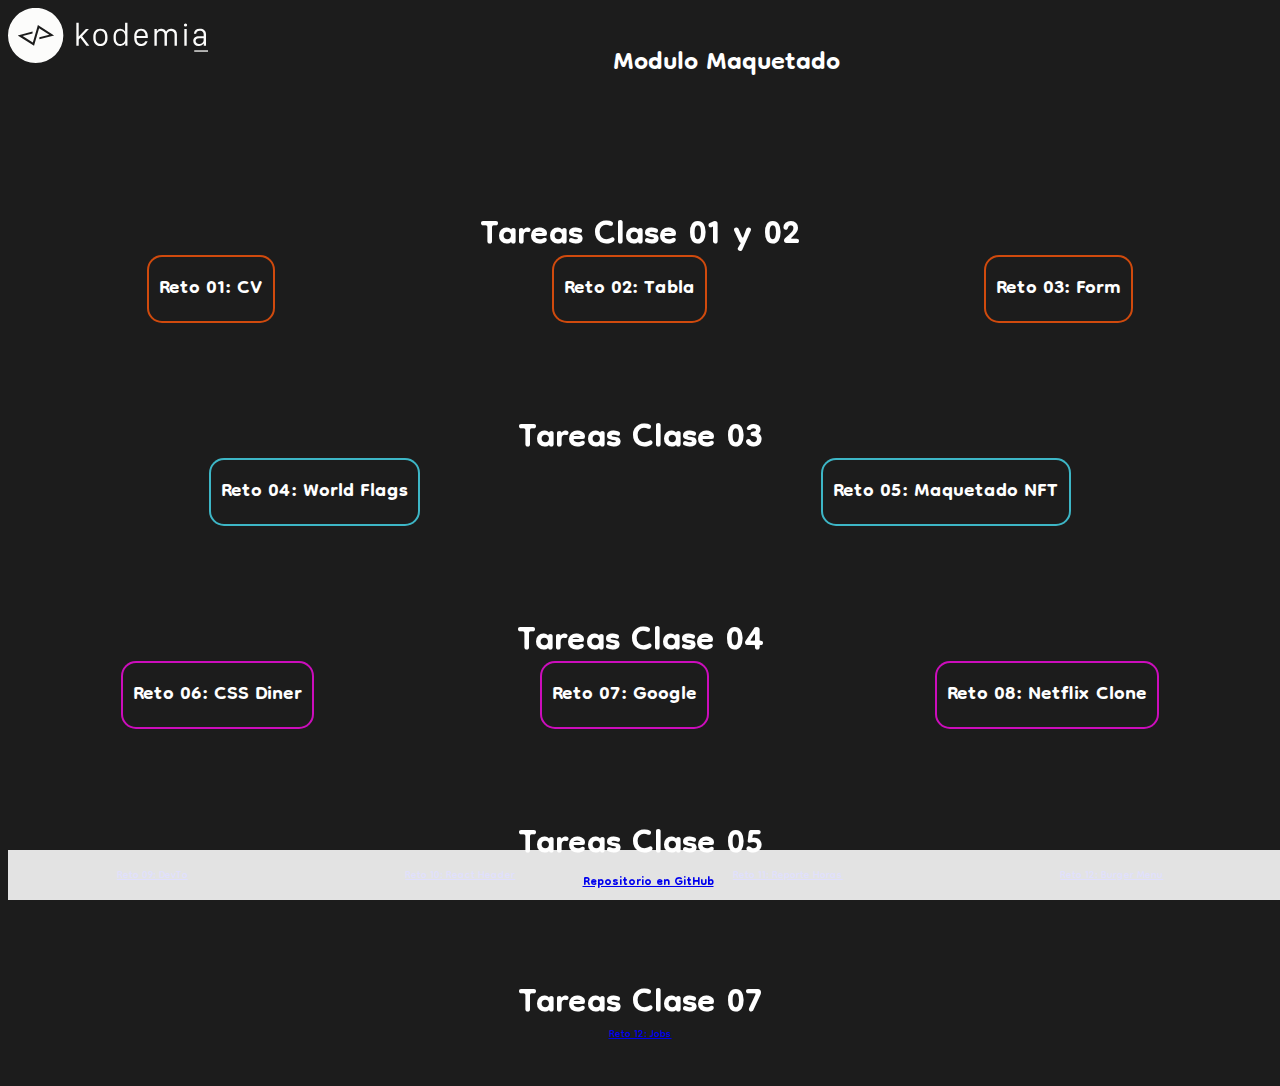
<file: index.html>
<!DOCTYPE html>
<html lang="es">
<head>
    <meta charset="UTF-8">
    <meta http-equiv="X-UA-Compatible" content="IE=edge">
    <meta name="viewport" content="width=device-width, initial-scale=1.0">
    <link rel="preconnect" href="https://fonts.googleapis.com">
    <link rel="preconnect" href="https://fonts.gstatic.com" crossorigin>
    <link href="https://fonts.googleapis.com/css2?family=Dongle:wght@300;400&display=swap" rel="stylesheet">
    <link rel="stylesheet" href="styles.css">
    <title>Actividaes</title>
</head>
<body>
    <div class="nav">

        <div class="logo" >
            <div>
                <img src="img/kodemia-logo.svg" alt="kodemia" width="200px">
            </div>
        </div>

        <div class="main-title" >
            <div>
                <h1>Modulo Maquetado</h1>
            </div>
        </div>

    </div>
    
    <div class='col-main'>
        <div class="titulo-p">
            <div>
                <h2>Tareas Clase 01 y 02</h2>
            </div>
        </div>
    
        <div class="row-btn" >
            <div><a class="btn" href="reto-01-cv/reto-01-cv.html">Reto 01: CV</a></div>
            <div><a class="btn" href="reto-02-tabla/reto-02-tabla.html">Reto 02: Tabla</a></div>
            <div><a class="btn" href="reto-03-form/reto-03-form.html">Reto 03: Form</a></div>
        </div>
        
        <div class="titulo-p">
            
            <div >
                <h2>Tareas Clase 03</h2>
            </div>
        </div>
        <div class="row-btn" >
            <div><a class="btn-03" href="reto-04-flags/reto-04-flags.html">Reto 04: World Flags</a></div>
            <div><a class="btn-03" href="reto-05-nft/index.html">Reto 05: Maquetado NFT</a></div>
        </div>

        <div class="titulo-p">
            
            <div>
                <h2>Tareas Clase 04</h2>
            </div>
            
        </div>
        <div class="row-btn" >
            <div><a class="btn-04" href="">Reto 06: CSS Diner</a></div>
            <div><a class="btn-04" href="reto-07-google/index.html">Reto 07: Google</a></div>
            <div><a class="btn-04" href="">Reto 08: Netflix Clone</a></div>
        </div>
        <div class="titulo-p">
       
            <div>
                <h2>Tareas Clase 05</h2>
            </div>
            
        </div>
        
        <div class="row-btn" >
            <div><a class="btn-05" href="reto-09-DevTo/index.html">Reto 09: DevTo</a></div>
            <div><a class="btn-05" href="#">Reto 10: React Header</a></div>
            <div><a class="btn-05" href="#">Reto 11: Reporte Horas</a></div>
            <div><a class="btn-05" href="#">Reto 12: Burger Menu</a></div>
        </div>

        <div class="titulo-p">
            
            <div>
                <h2>Tareas Clase 07</h2>
            </div>
            
        </div>
        
        <div class="row-btn" >
            <div><a class="btn-06" href="reto-10-jobs/index.html">Reto 12: Jobs</a></div>
        </div>
            
    </div>
    

    <div class="espacio">

    </div>

    <div class="footer" >
        <a href="https://github.com/sergio-gonzalez-sainz/Kodemia-Maquetado-retos-C01"><h3>Repositorio en GitHub</h3></a>
    </div>
</body>
</html>
</file>
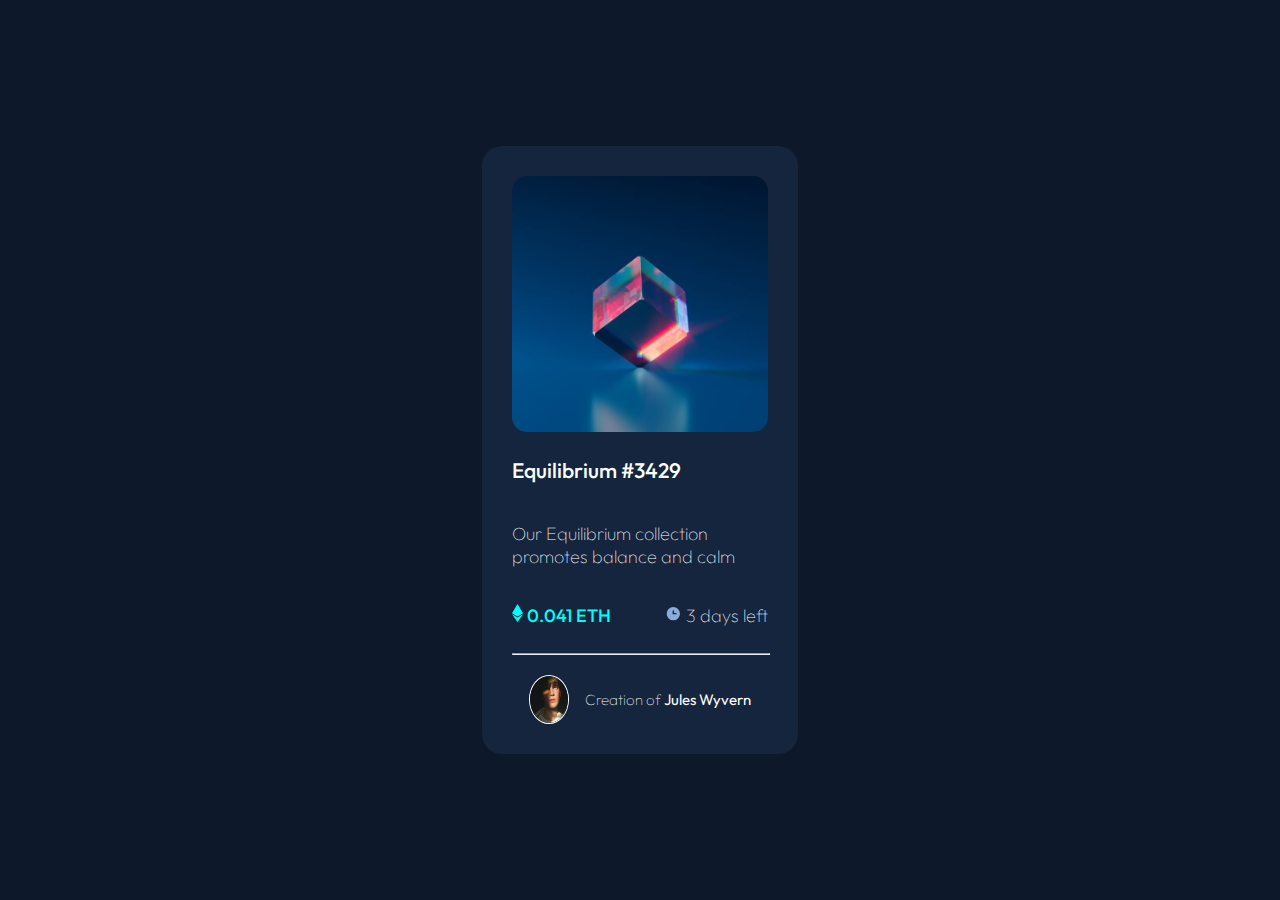
<file: reto-05-nft/index.html>
<!DOCTYPE html>
<html lang="en">
<head>
  <meta charset="UTF-8">
  <meta name="viewport" content="width=device-width, initial-scale=1.0">
  <link rel="icon" type="image/png" sizes="32x32" href="./images/favicon-32x32.png">
  <link rel="stylesheet" href="styles.css">
  <link rel="preconnect" href="https://fonts.googleapis.com">
  <link rel="preconnect" href="https://fonts.gstatic.com" crossorigin>
  <link href="https://fonts.googleapis.com/css2?family=Outfit:wght@100;500&display=swap" rel="stylesheet">
  <title>NFT</title>
</head>
<body>

<div class='main-col'>

  <div class='col'>

    <div class='col-img'>

      <div>
        <img src="images/cubo.jpg" alt="cubo">
      </div>

    </div>

    <div class='col-text' >
      <div>
        <p class="col-titulo" >Equilibrium #3429</p>
      </div>
      <div>
        <p>Our Equilibrium collection promotes balance and calm</p>
      </div>
    </div>
    
    <div class='col-date'>

      <div class='col-date-1' >
        <p class='p-color'><svg width="11" height="18" xmlns="http://www.w3.org/2000/svg"><path d="M11 10.216 5.5 18 0 10.216l5.5 3.263 5.5-3.262ZM5.5 0l5.496 9.169L5.5 12.43 0 9.17 5.5 0Z" fill="#00FFF8"/></svg> 0.041 ETH</p> 
      </div>

      <div class='col-date-2' > 
        <p><svg width="17" height="17" xmlns="http://www.w3.org/2000/svg"><path d="M8.305 2.007a6.667 6.667 0 1 0 0 13.334 6.667 6.667 0 0 0 0-13.334Zm2.667 7.334H8.305a.667.667 0 0 1-.667-.667V6.007a.667.667 0 0 1 1.334 0v2h2a.667.667 0 0 1 0 1.334Z" fill="#8BACD9"/></svg> 3 days left</p> 
      </div>

    </div>

    <div>
      <hr>
    </div>

    <div class='col-perfil' >

        <img src="images/image-avatar.png" class='img-avatar' alt="avatar" >

      <div>
        <p class="p-avatar" >Creation of <strong>Jules Wyvern</strong> </p>
      </div>

    </div>
  </div>
</div>

</body>
</html>
</file>
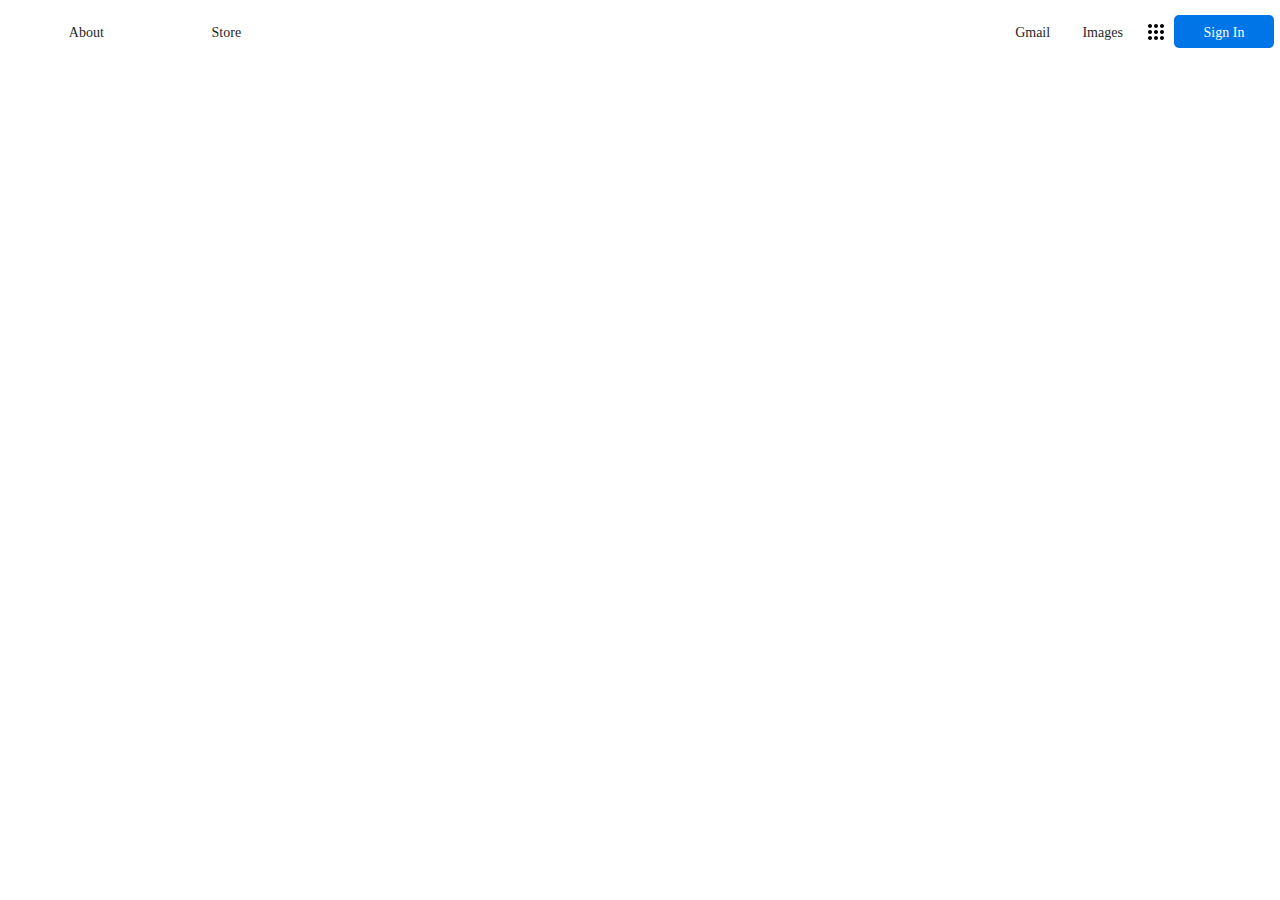
<file: reto-07-google/index.html>
<!DOCTYPE html>
<html lang="en">
<head>
    <meta charset="UTF-8">
    <meta http-equiv="X-UA-Compatible" content="IE=edge">
    <meta name="viewport" content="width=device-width, initial-scale=1.0">
    <link rel="stylesheet" href="styles.css">
    <title>Document</title>
</head>
<body>  
    <div class="main-header" >
        <div>
            <div class="header-izq" >
                <div>
                    <a href="#" class="item-1" >About</a>
                </div>
                <div> 
                    <a href="#" class="item-1" >Store</a>
                </div>
            </div>
        </div>
        <div>
            <div class="header-izq">
                <div class="header-izq" >
                    <div>
                        <a href="#" class="item-1" >Gmail</a>
                    </div>
                    <div>
                        <a href="#" class="item-1" >Images</a>
                    </div>
                </div>
                <div class="header-izq" >
                    <div>
                        <a href="" class="item-1" ><svg  focusable="false" width="20" height="20" >
                            <path d="M6,8c1.1,0 2,-0.9 2,-2s-0.9,-2 -2,-2 -2,0.9 -2,2 0.9,2 2,2zM12,20c1.1,0 2,-0.9 2,
                            -2s-0.9,-2 -2,-2 -2,0.9 -2,2 0.9,2 2,2zM6,20c1.1,0 2,-0.9 2,-2s-0.9,-2 -2,-2 -2,0.9 -2,2 0.9,
                            2 2,2zM6,14c1.1,0 2,-0.9 2,-2s-0.9,-2 -2,-2 -2,0.9 -2,2 0.9,2 2,2zM12,14c1.1,0 2,-0.9 2,-2s-0.9,-2 -2,
                            -2 -2,0.9 -2,2 0.9,2 2,2zM16,6c0,1.1 0.9,2 2,2s2,-0.9 2,-2 -0.9,-2 -2,-2 -2,0.9 -2,2zM12,8c1.1,0 2,
                            -0.9 2,-2s-0.9,-2 -2,-2 -2,0.9 -2,2 0.9,2 2,2zM18,14c1.1,0 2,-0.9 2,-2s-0.9,-2 -2,-2 -2,0.9 -2,2 0.9,
                            2 2,2zM18,20c1.1,0 2,-0.9 2,-2s-0.9,-2 -2,-2 -2,0.9 -2,2 0.9,2 2,2z">
                            </path></svg>
                        </a>
                    </div>
                    <div>
                        <div type="button" class="btn-head" >Sign In</div>
                    </div>
                </div>
            </div>
        </div>
    </div>

   

</body>
</html>
</file>
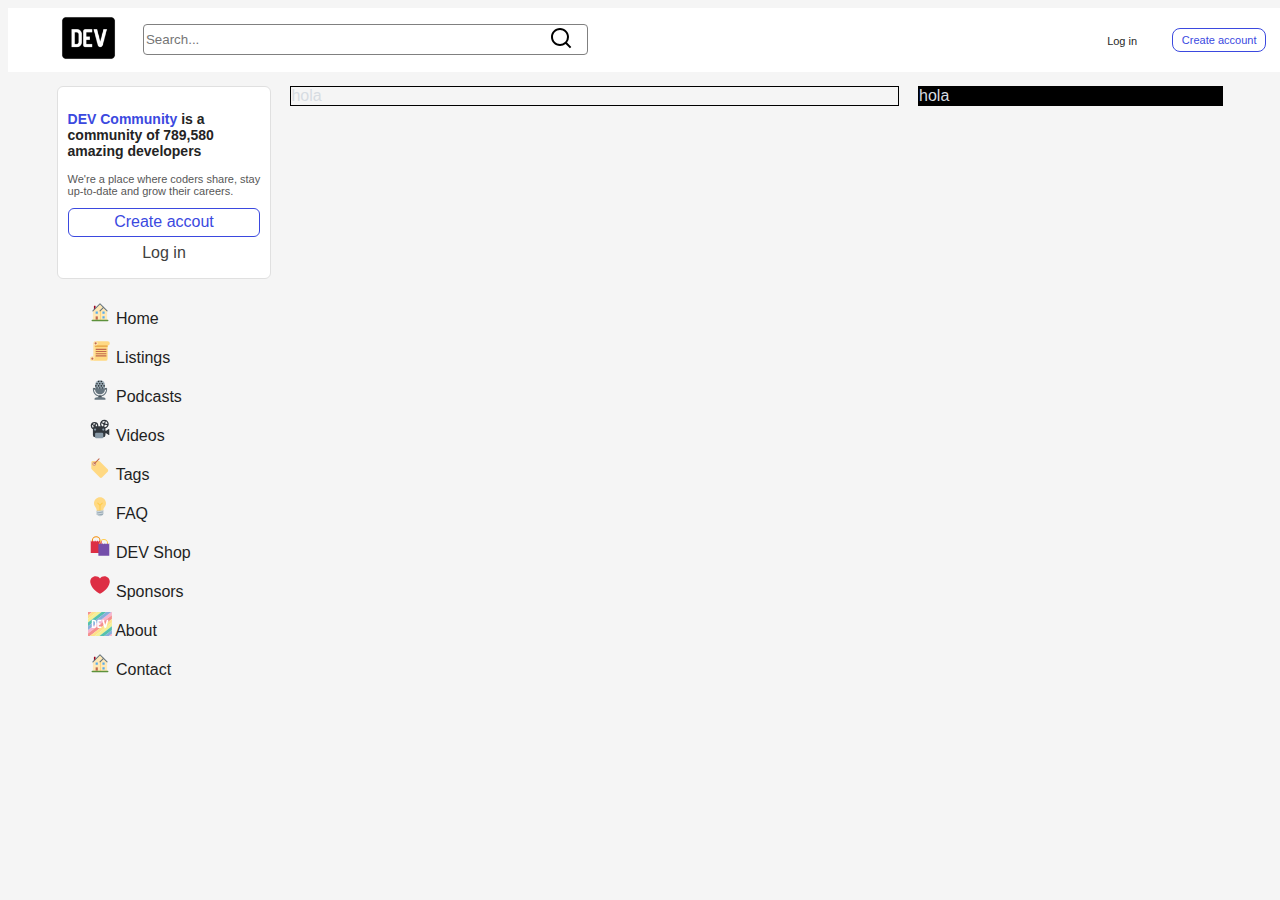
<file: reto-09-DevTo/index.html>
<!DOCTYPE html>
<html lang="en">
<head>
    <meta charset="UTF-8">
    <meta http-equiv="X-UA-Compatible" content="IE=edge">
    <meta name="viewport" content="width=device-width, initial-scale=1.0">
    <link href="https://cdn.jsdelivr.net/npm/bootstrap@5.1.3/dist/css/bootstrap.min.css" rel="stylesheet" integrity="sha384-1BmE4kWBq78iYhFldvKuhfTAU6auU8tT94WrHftjDbrCEXSU1oBoqyl2QvZ6jIW3" crossorigin="anonymous">
    <link rel="stylesheet" href="styles.css">
    <link rel="preconnect" href="https://fonts.googleapis.com">
<link rel="preconnect" href="https://fonts.gstatic.com" crossorigin>
<link href="https://fonts.googleapis.com/css2?family=Open+Sans:wght@300&display=swap" rel="stylesheet">
    <title>Document</title>
</head>
<body>

    <div class="main-header" >
            
        <div class="logo" >
            <img src="img/logoDevTo.png" class="logo-img"  alt="" >
        </div>
        <div class="cuadroSearch">
            <div class="itemSearch" > 
                <input type="text" class="search" placeholder="Search..." >
            </div>
            <div class="lupa" >
                <svg xmlns="http://www.w3.org/2000/svg" width="24" height="24" viewBox="0 0 24 24" aria-hidden="true" class="crayons-icon c-btn__icon" focusable="false"><path d="m18.031 16.617 4.283 4.282-1.415 1.415-4.282-4.283A8.96 8.96 0 0 1 11 20c-4.968 0-9-4.032-9-9s4.032-9 9-9 9 4.032 9 9a8.96 8.96 0 0 1-1.969 5.617zm-2.006-.742A6.977 6.977 0 0 0 18 11c0-3.868-3.133-7-7-7-3.868 0-7 3.132-7 7 0 3.867 3.132 7 7 7a6.977 6.977 0 0 0 4.875-1.975l.15-.15z"></path></svg>
            </div>
        </div>
        <div class="espacio" >

        </div>
        <div class="login" >
            <div>
                <a href="#" class="item-1" >Log in</a> 
            </div>
        </div>

        <div class="createAccount" >
            <div class="btn-head" >
                <div>
                    Create account
                </div> 
            </div>
        </div>
            
    </div>

    <div class="conteiner" >
        <!-- Columna Izq-->
        <div class="columna1" >

            <div class="community" >
                <div>
                    <p class="titulos" ><span class="colorsito" >DEV Community</span> is a community of 789,580 amazing developers</p>
                </div>
                <div>
                    <p class="communityP" >We're a place where coders share, stay up-to-date and grow their careers.</p>
                </div>
                <div class="botonCommunity colorsito" >
                    <div>Create accout</div>
                </div>
                <div class="logInCommunity" >
                    <div>Log in</div>
                </div>
            </div>

            <!--Lista Categorías-->
            <div class="cetegorias">
                <ul class="listaCategorias">
                    <li class="itemLista" >
                        <a href="#"  >
                            <svg xmlns="http://www.w3.org/2000/svg" viewBox="0 0 44 44" width="24" height="24" role="img" aria-hidden="true" class="crayons-icon crayons-icon--default c-link__icon">
                                <g class="nc-icon-wrapper">
                                    <path fill="#A0041E" d="M13.344 18.702h-2a.5.5 0 01-.5-.5v-7a.5.5 0 01.5-.5h2a.5.5 0 01.5.5v7a.5.5 0 01-.5.5z"></path>
                                    <path fill="#FFE8B6" d="M9 20L22 7l13 13v17H9z"></path>
                                    <path fill="#FFCC4D" d="M22 20h1v16h-1z"></path>
                                    <path fill="#66757F" d="M35 21a.997.997 0 01-.707-.293L22 8.414 9.707 20.707a1 1 0 11-1.414-1.414l13-13a.999.999 0 011.414 0l13 13A.999.999 0 0135 21z"></path>
                                    <path fill="#66757F" d="M22 21a.999.999 0 01-.707-1.707l6.5-6.5a1 1 0 111.414 1.414l-6.5 6.5A.997.997 0 0122 21z"></path>
                                    <path fill="#C1694F" d="M14 30h4v6h-4z"></path>
                                    <path fill="#55ACEE" d="M14 21h4v4h-4zm12.5 0h4v4h-4zm0 9h4v4h-4z"></path>
                                    <path fill="#5C913B" d="M37.5 37.5A1.5 1.5 0 0136 39H8a1.5 1.5 0 010-3h28a1.5 1.5 0 011.5 1.5z"></path>
                                </g>
                            </svg>
                            Home
                        </a>
                    </li>
                    <li class="itemLista" >
                        <a href="#"  >
                            <svg xmlns="http://www.w3.org/2000/svg" viewBox="0 0 44 44" width="24" height="24">
                                <g class="nc-icon-wrapper">
                                    <path fill="#FFD983" d="M36 4H14a4 4 0 00-4 4v24H8a4 4 0 000 8h24a4 4 0 004-4V12a4 4 0 000-8z"></path>
                                    <path fill="#E39F3D" d="M12 14h24v-2H14l-2-1z"></path>
                                    <path fill="#FFE8B6" d="M14 4a4 4 0 00-4 4v24.555A3.955 3.955 0 008 32a4 4 0 104 4V11.445c.59.344 1.268.555 2 .555a4 4 0 000-8z"></path>
                                    <path fill="#C1694F" d="M16 8a2 2 0 11-4.001-.001A2 2 0 0116 8m-6 28a2 2 0 11-4.001-.001A2 2 0 0110 36m24-17a1 1 0 01-1 1H15a1 1 0 010-2h18a1 1 0 011 1m0 4a1 1 0 01-1 1H15a1 1 0 110-2h18a1 1 0 011 1m0 4a1 1 0 01-1 1H15a1 1 0 110-2h18a1 1 0 011 1m0 4a1 1 0 01-1 1H15a1 1 0 110-2h18a1 1 0 011 1"></path>
                                </g>
                            </svg>
                            Listings
                        </a>
                    </li>
                    <li class="itemLista" >
                        <a href="#"  >
                            <svg xmlns="http://www.w3.org/2000/svg" viewBox="0 0 44 44" width="24" height="24">
                                <g class="nc-icon-wrapper">
                                    <path fill="#292F33" d="M10 19h24v2H10zm15 15c0 2.208-.792 4-3 4-2.209 0-3-1.792-3-4s.791-2 3-2c2.208 0 3-.208 3 2z"></path>
                                    <path fill="#66757F" d="M22 35c-6.627 0-10 1.343-10 3v2h20v-2c0-1.657-3.373-3-10-3z"></path>
                                    <path fill="#99AAB5" d="M22 4a9 9 0 00-9 9v7h18v-7a9 9 0 00-9-9z"></path>
                                    <g fill="#292F33" transform="translate(4 4)">
                                        <circle cx="15.5" cy="2.5" r="1.5"></circle>
                                        <circle cx="20.5" cy="2.5" r="1.5"></circle>
                                        <circle cx="17.5" cy="6.5" r="1.5"></circle>
                                        <circle cx="22.5" cy="6.5" r="1.5"></circle>
                                        <circle cx="12.5" cy="6.5" r="1.5"></circle>
                                        <circle cx="15.5" cy="10.5" r="1.5"></circle>
                                        <circle cx="10.5" cy="10.5" r="1.5"></circle>
                                        <circle cx="20.5" cy="10.5" r="1.5"></circle>
                                        <circle cx="25.5" cy="10.5" r="1.5"></circle>
                                        <circle cx="17.5" cy="14.5" r="1.5"></circle>
                                        <circle cx="22.5" cy="14.5" r="1.5"></circle>
                                        <circle cx="12.5" cy="14.5" r="1.5"></circle>
                                    </g>
                                    <path fill="#66757F" d="M13 19.062V21c0 4.971 4.029 9 9 9s9-4.029 9-9v-1.938H13z"></path>
                                    <path fill="#66757F" d="M34 18a1 1 0 00-1 1v2c0 6.074-4.925 11-11 11s-11-4.926-11-11v-2a1 1 0 00-2 0v2c0 7.18 5.82 13 13 13s13-5.82 13-13v-2a1 1 0 00-1-1z"></path>
                                </g>
                            </svg>
                            Podcasts
                        </a>
                    </li>
                    <li class="itemLista" >
                        <a href="#"  >
                            <svg xmlns="http://www.w3.org/2000/svg" viewBox="0 0 44 44" width="24" height="24">
                                <g transform="translate(4 4)">
                                    <path fill="#31373D" d="M34.074 18l-4.832 3H28v-4c0-.088-.02-.169-.026-.256C31.436 15.864 34 12.735 34 9a8 8 0 00-16.001 0c0 1.463.412 2.822 1.099 4H14.92c.047-.328.08-.66.08-1a7 7 0 10-14 0 6.995 6.995 0 004 6.317V29a4 4 0 004 4h15a4 4 0 004-4v-3h1.242l4.832 3H35V18h-.926zM28.727 3.977a5.713 5.713 0 012.984 4.961L28.18 8.35a2.276 2.276 0 00-.583-.982l1.13-3.391zm-.9 6.342l3.552.592a5.713 5.713 0 01-4.214 3.669 3.985 3.985 0 00-1.392-1.148l.625-2.19a2.425 2.425 0 001.429-.923zM26 3.285c.282 0 .557.027.828.067l-1.131 3.392c-.404.054-.772.21-1.081.446L21.42 5.592A5.703 5.703 0 0126 3.285zM20.285 9c0-.563.085-1.106.236-1.62l3.194 1.597-.002.023c0 .657.313 1.245.771 1.662L23.816 13h-1.871a5.665 5.665 0 01-1.66-4zm-9.088-.385A4.64 4.64 0 0112.667 12c0 .344-.043.677-.113 1H10.1c.145-.304.233-.641.233-1a2.32 2.32 0 00-.392-1.292l1.256-2.093zM8 7.333c.519 0 1.01.105 1.476.261L8.22 9.688c-.073-.007-.145-.022-.22-.022a2.32 2.32 0 00-1.292.392L4.615 8.803A4.64 4.64 0 018 7.333zM3.333 12c0-.519.105-1.01.261-1.477l2.095 1.257c-.007.073-.022.144-.022.22 0 .75.36 1.41.91 1.837a3.987 3.987 0 00-1.353 1.895C4.083 14.881 3.333 13.533 3.333 12z"></path>
                                    <circle fill="#8899A6" cx="24" cy="19" r="2"></circle>
                                    <circle fill="#8899A6" cx="9" cy="19" r="2"></circle>
                                    <path fill="#8899A6" d="M24 27a2 2 0 00-2-2H11a2 2 0 00-2 2v6a2 2 0 002 2h11a2 2 0 002-2v-6z"></path>
                                </g>
                            </svg>
                            Videos
                        </a>
                    </li>
                    <li class="itemLista" >
                        <a href="#"  >
                            <svg xmlns="http://www.w3.org/2000/svg" viewBox="0 0 44 44" width="24" height="24">
                                <g class="nc-icon-wrapper">
                                    <path fill="#FFD983" d="M36.017 24.181L21.345 9.746C20.687 9.087 19.823 9 18.96 9H8.883C7.029 9 6 10.029 6 11.883v10.082c0 .861.089 1.723.746 2.38L21.3 39.017a3.287 3.287 0 004.688 0l10.059-10.088c1.31-1.312 1.28-3.438-.03-4.748zm-23.596-8.76a1.497 1.497 0 11-2.118-2.117 1.497 1.497 0 012.118 2.117z"></path>
                                    <path fill="#D99E82" d="M13.952 11.772a3.66 3.66 0 00-5.179 0 3.663 3.663 0 105.18 5.18 3.664 3.664 0 00-.001-5.18zm-1.53 3.65a1.499 1.499 0 11-2.119-2.12 1.499 1.499 0 012.119 2.12z"></path>
                                    <path fill="#C1694F" d="M12.507 14.501a1 1 0 11-1.415-1.414l8.485-8.485a1 1 0 111.415 1.414l-8.485 8.485z"></path>
                                </g>
                            </svg>
                            Tags
                        </a>
                    </li>
                    <li class="itemLista" >
                        <a href="#"  >
                            <svg xmlns="http://www.w3.org/2000/svg" viewBox="0 0 44 44" width="24" height="24">
                                <g class="nc-icon-wrapper">
                                    <path fill="#FFD983" d="M33 15.06c0 6.439-5 7.439-5 13.44 0 3.098-3.123 3.359-5.5 3.359-2.053 0-6.586-.779-6.586-3.361C15.914 22.5 11 21.5 11 15.06c0-6.031 5.285-10.92 11.083-10.92C27.883 4.14 33 9.029 33 15.06z"></path>
                                    <path fill="#CCD6DD" d="M26.167 36.5c0 .828-2.234 2.5-4.167 2.5-1.933 0-4.167-1.672-4.167-2.5 0-.828 2.233-.5 4.167-.5 1.933 0 4.167-.328 4.167.5z"></path>
                                    <path fill="#FFCC4D" d="M26.707 14.293a.999.999 0 00-1.414 0L22 17.586l-3.293-3.293a1 1 0 10-1.414 1.414L21 19.414V30a1 1 0 102 0V19.414l3.707-3.707a.999.999 0 000-1.414z"></path>
                                    <path fill="#99AAB5" d="M28 35a2 2 0 01-2 2h-8a2 2 0 01-2-2v-6h12v6z"></path>
                                    <path fill="#CCD6DD" d="M15.999 36a1 1 0 01-.163-1.986l12-2a.994.994 0 011.15.822.999.999 0 01-.822 1.15l-12 2a.927.927 0 01-.165.014zm0-4a1 1 0 01-.163-1.986l12-2a.995.995 0 011.15.822.999.999 0 01-.822 1.15l-12 2a.927.927 0 01-.165.014z"></path>
                                </g>
                            </svg>
                            FAQ
                        </a>
                    </li>
                    <li class="itemLista" >
                        <a href="#"  >
                            <svg xmlns="http://www.w3.org/2000/svg" viewBox="0 0 44 44" width="24" height="24">
                                <g class="nc-icon-wrapper">
                                    <path fill="#F4900C" d="M15 4a8 8 0 00-8 8v8h2v-8a6 6 0 0112 0v8h2v-8a8 8 0 00-8-8z"></path>
                                    <path fill="#DD2E44" d="M5 12l2 2 2-2 2 2 2-2 2 2 2-2 2 2 2-2 2 2 2-2v23H5z"></path>
                                    <path fill="#FFCC4D" d="M29 9a8 8 0 00-8 8v8h2v-8a6 6 0 0112 0v8h2v-8a8 8 0 00-8-8z"></path>
                                    <path fill="#744EAA" d="M19 17l2 2 2-2 2 2 2-2 2 2 2-2 2 2 2-2 2 2 2-2v23H19z"></path>
                                </g>
                            </svg>
                            DEV Shop
                        </a>
                    </li>
                    <li class="itemLista" >
                        <a href="#"  >
                            <svg xmlns="http://www.w3.org/2000/svg" viewBox="0 0 44 44" width="24" height="24">
                                <path fill="#DD2E44" d="M39.885 15.833c0-5.45-4.418-9.868-9.867-9.868-3.308 0-6.227 1.633-8.018 4.129-1.791-2.496-4.71-4.129-8.017-4.129-5.45 0-9.868 4.417-9.868 9.868 0 .772.098 1.52.266 2.241C5.751 26.587 15.216 35.568 22 38.034c6.783-2.466 16.249-11.447 17.617-19.959.17-.721.268-1.469.268-2.242z"></path>
                            </svg>
                            Sponsors
                        </a>
                    </li>
                    <li class="itemLista" >
                        <a href="#"  >
                            <svg viewBox="0 0 235 234" xmlns="http://www.w3.org/2000/svg" width="24" height="24"  class="rainbow-logo" preserveAspectRatio="xMinYMin meet">
                                <g fill="none" fill-rule="evenodd">
                                    <path fill="#88AEDC" d="M234.04 175.67l-75.69 58.28h47.18L234.04 212z"></path>
                                    <path d="M234.04 140.06l-121.93 93.89h.02l121.91-93.87zM133.25.95L.04 103.51v.02L133.27.95z"></path>
                                    <path fill="#F58F8E" fill-rule="nonzero" d="M.04.95v30.16L39.21.95z"></path>
                                    <path fill="#FEE18A" fill-rule="nonzero" d="M39.21.95L.04 31.11v35.9L85.84.95z"></path>
                                    <path fill="#F3F095" fill-rule="nonzero" d="M85.84.95L.04 67.01v36.5L133.25.95z"></path>
                                    <path fill="#55C1AE" fill-rule="nonzero" d="M133.27.95L.04 103.53v35.59L179.49.95z"></path>
                                    <path fill="#F7B3CE" fill-rule="nonzero" d="M234.04.95h-7.37L.04 175.45v35.93l234-180.18z"></path>
                                    <path fill="#88AEDC" fill-rule="nonzero" d="M179.49.95L.04 139.12v36.33L226.67.95z"></path>
                                    <path fill="#F58F8E" fill-rule="nonzero" d="M234.04 31.2L.04 211.38v22.57h18.03l215.97-166.3z"></path>
                                    <path fill="#FEE18A" fill-rule="nonzero" d="M234.04 67.65L18.07 233.95H64.7l169.34-130.39z"></path>
                                    <path fill="#F3F095" fill-rule="nonzero" d="M234.04 103.56L64.7 233.95h47.41l121.93-93.89z"></path>
                                    <path fill="#55C1AE" fill-rule="nonzero" d="M234.04 140.08l-121.91 93.87h46.22l75.69-58.28z"></path>
                                    <path fill="#F7B3CE" fill-rule="nonzero" d="M234.04 212l-28.51 21.95h28.51z"></path>
                                    <path d="M65.237 77.75c4.514.95 7.774 2.8 11.135 6.3 3.059 3.2 4.965 6.85 5.767 10.95.652 3.45.652 40.55 0 44.05-1.705 9.1-9.479 16.2-19.109 17.45-2.006.25-8.727.5-14.845.5H37V77h12.438c8.828 0 13.342.2 15.8.75zM51.545 117v25.6l5.166-.2c4.464-.15 5.417-.35 7.423-1.5 3.912-2.3 3.962-2.45 3.962-24.2 0-21.2 0-21.2-3.661-23.6-1.806-1.2-2.558-1.35-7.473-1.55l-5.417-.15V117zm79.245-32.75v7.25h-25.58v18h15.549V124H105.21l.1 9.1.15 9.15 12.69.15 12.638.1V157h-14.795c-16.451 0-19.009-.3-21.617-2.6-3.661-3.2-3.46-1.15-3.611-36.3-.1-21.9.05-32.25.401-33.65.702-2.6 3.661-5.8 6.27-6.7 1.554-.55 5.466-.7 17.704-.75h15.648v7.25zm31.647 20.85c3.712 14.25 6.821 25.6 6.922 25.25.15-.35 3.31-12.4 7.071-26.85l6.872-26.25 7.824-.15c5.918-.1 7.874.05 7.874.5s-17.354 66.2-18.357 69.5c-.702 2.3-4.463 7-6.57 8.25-2.658 1.5-6.57 1.75-8.978.5-2.156-1.1-5.015-4.4-6.47-7.5-.902-1.9-15.648-56-19.058-70l-.352-1.35h7.825c7.673 0 7.874 0 8.275 1.1.2.65 3.41 12.8 7.122 27z" fill="#FFF"></path>
                                </g>
                            </svg>
                            About
                        </a>
                    </li>
                    <li class="itemLista" >
                        <a href="#"  >
                            <svg xmlns="http://www.w3.org/2000/svg" viewBox="0 0 44 44" width="24" height="24" role="img" aria-hidden="true" class="crayons-icon crayons-icon--default c-link__icon">
                                <g class="nc-icon-wrapper">
                                    <path fill="#A0041E" d="M13.344 18.702h-2a.5.5 0 01-.5-.5v-7a.5.5 0 01.5-.5h2a.5.5 0 01.5.5v7a.5.5 0 01-.5.5z"></path>
                                    <path fill="#FFE8B6" d="M9 20L22 7l13 13v17H9z"></path>
                                    <path fill="#FFCC4D" d="M22 20h1v16h-1z"></path>
                                    <path fill="#66757F" d="M35 21a.997.997 0 01-.707-.293L22 8.414 9.707 20.707a1 1 0 11-1.414-1.414l13-13a.999.999 0 011.414 0l13 13A.999.999 0 0135 21z"></path>
                                    <path fill="#66757F" d="M22 21a.999.999 0 01-.707-1.707l6.5-6.5a1 1 0 111.414 1.414l-6.5 6.5A.997.997 0 0122 21z"></path>
                                    <path fill="#C1694F" d="M14 30h4v6h-4z"></path>
                                    <path fill="#55ACEE" d="M14 21h4v4h-4zm12.5 0h4v4h-4zm0 9h4v4h-4z"></path>
                                    <path fill="#5C913B" d="M37.5 37.5A1.5 1.5 0 0136 39H8a1.5 1.5 0 010-3h28a1.5 1.5 0 011.5 1.5z"></path>
                                </g>
                            </svg>
                            Contact
                        </a>
                    </li>
                </ul>
            </div>
        </div>
        <!-- Columna Centro-->
        <div class="columna2">
            <div>
                hola
            </div>
        </div>
        <!-- Columna Der-->
        <div class="columna3" >
            hola
        </div>
    </div>




</body>
</html>
</file>
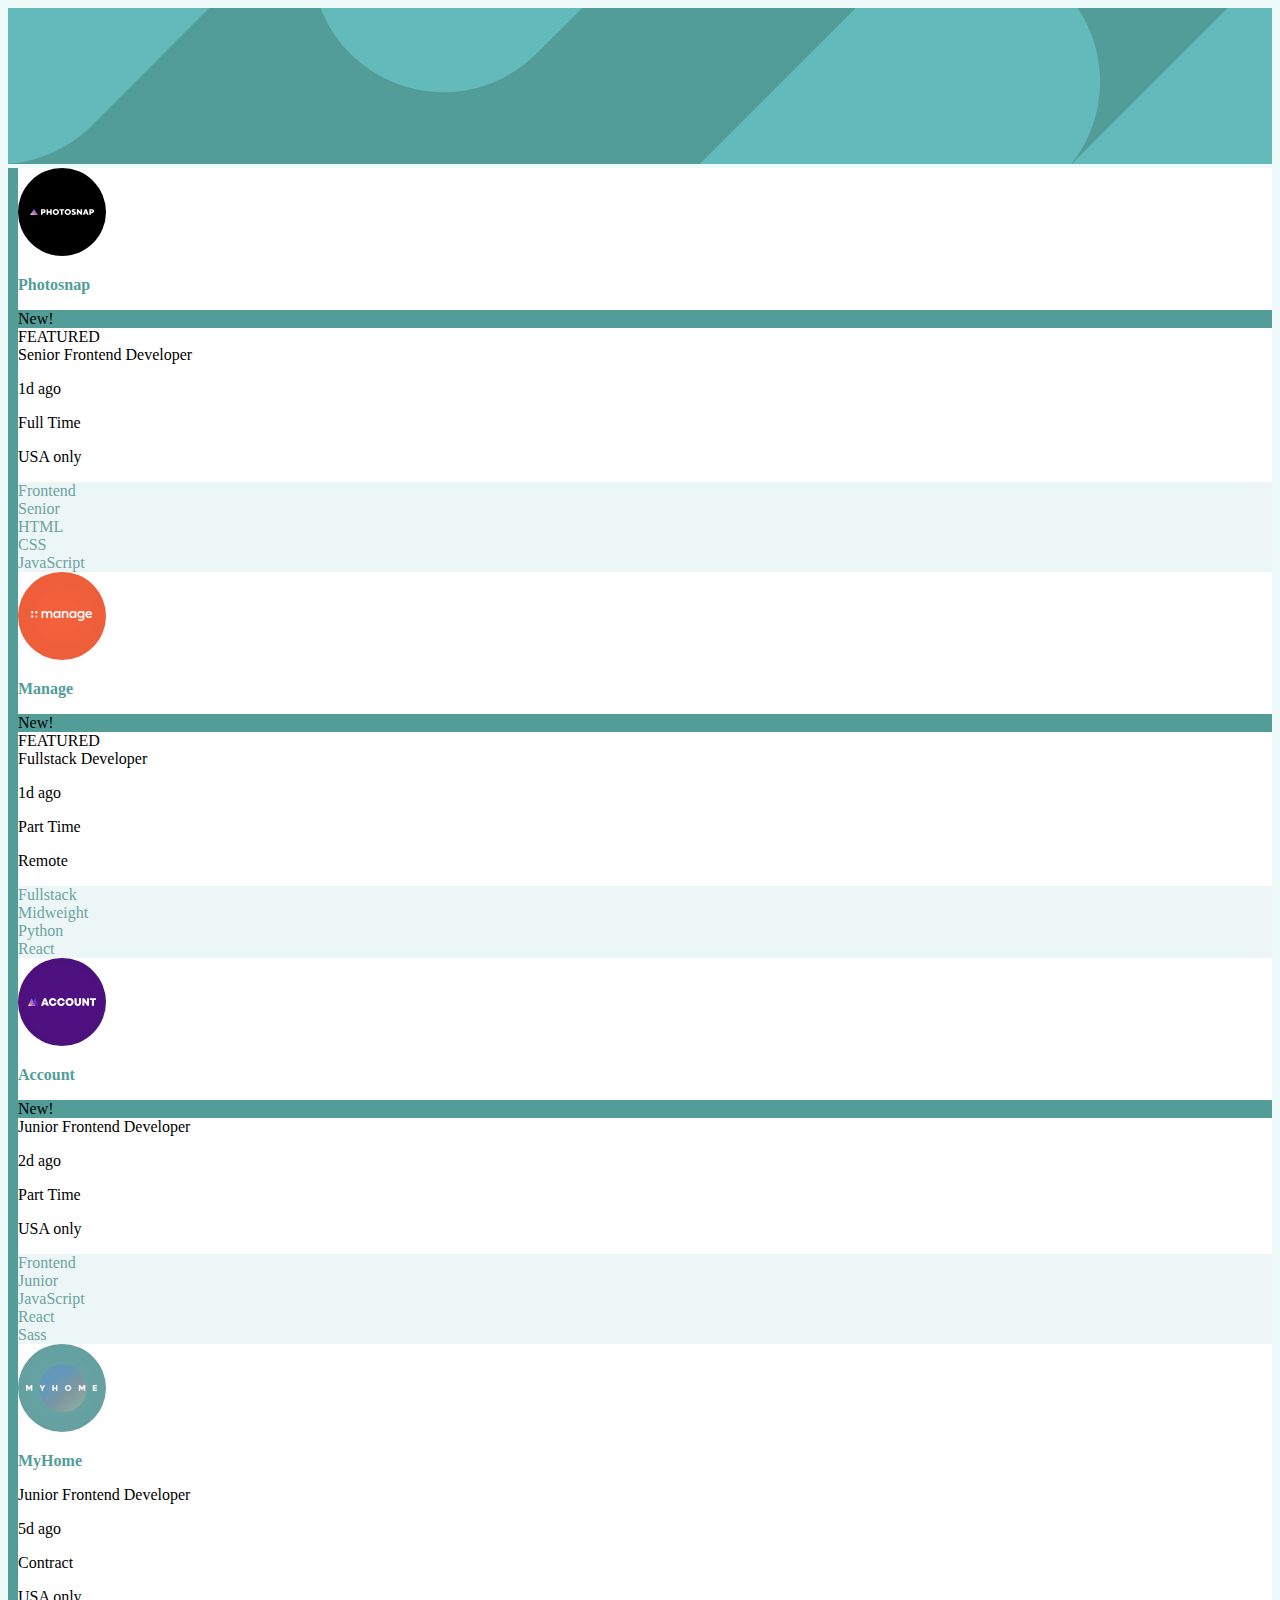
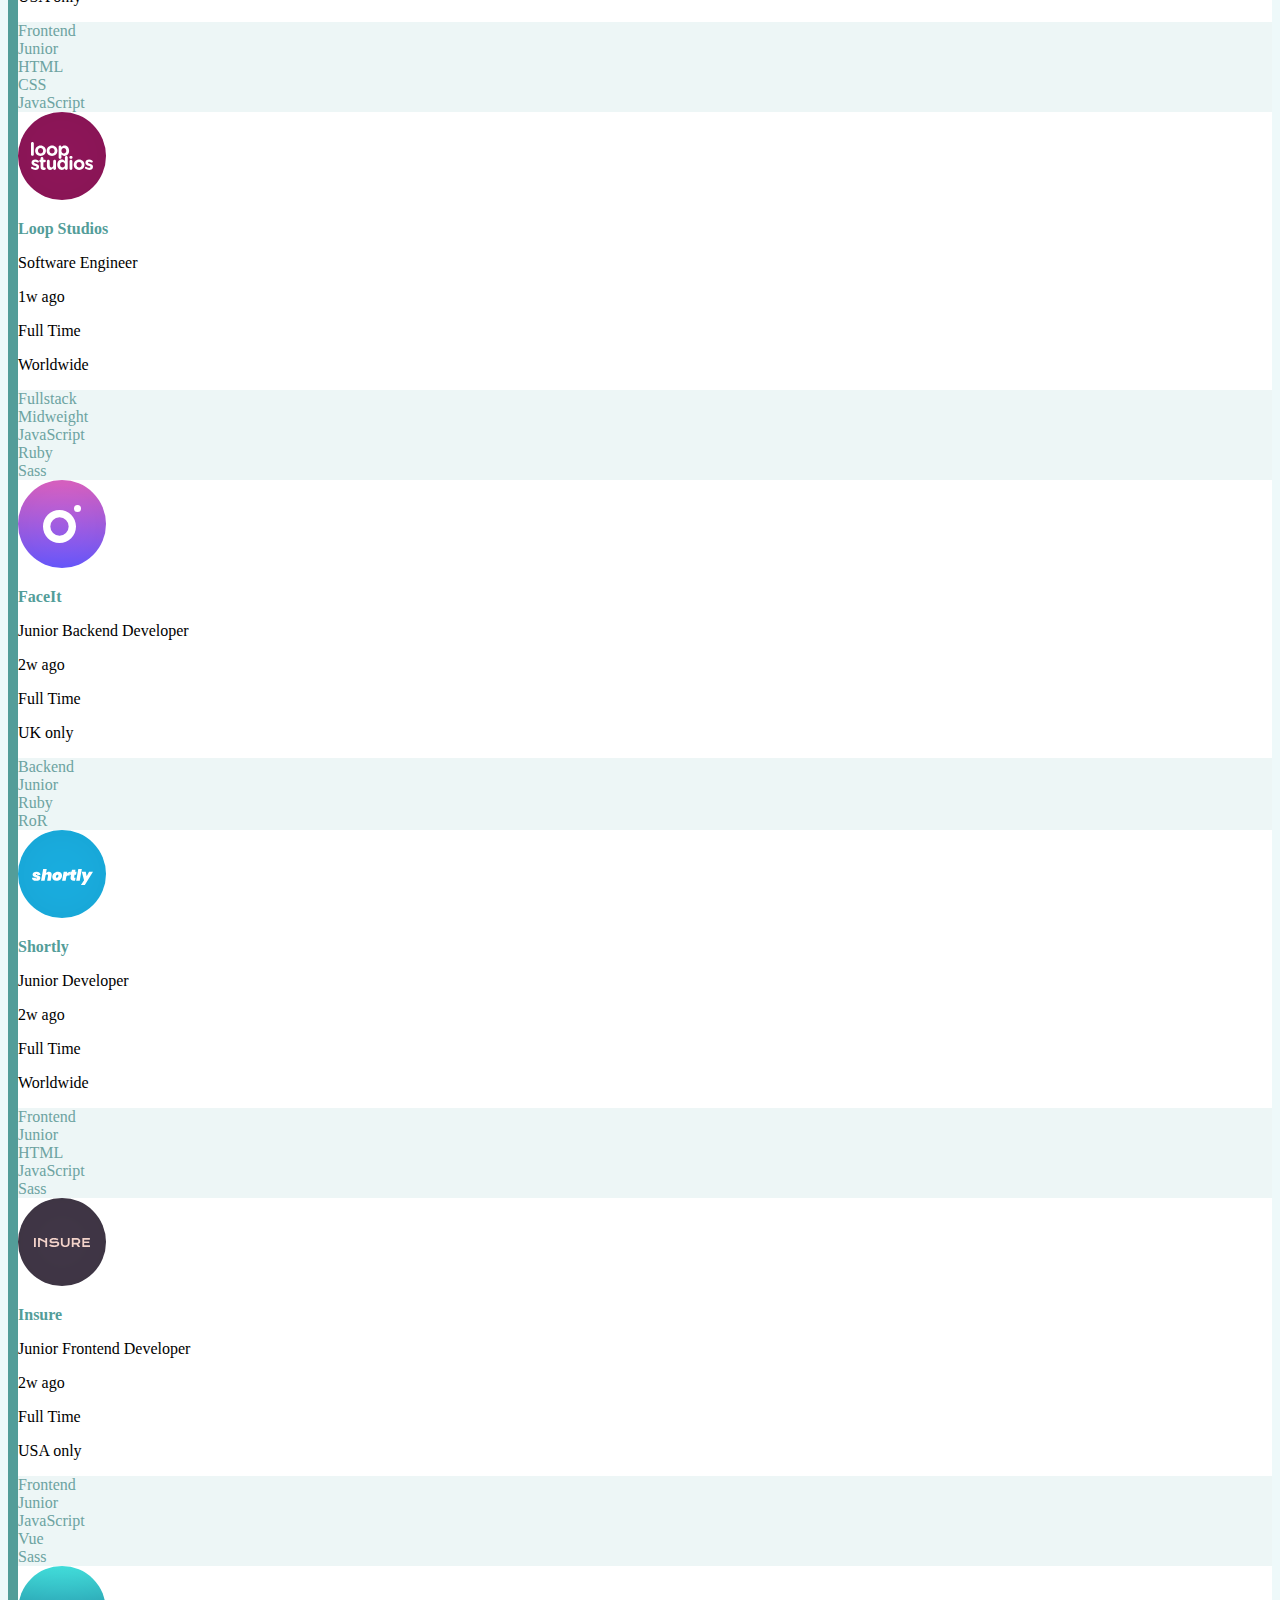
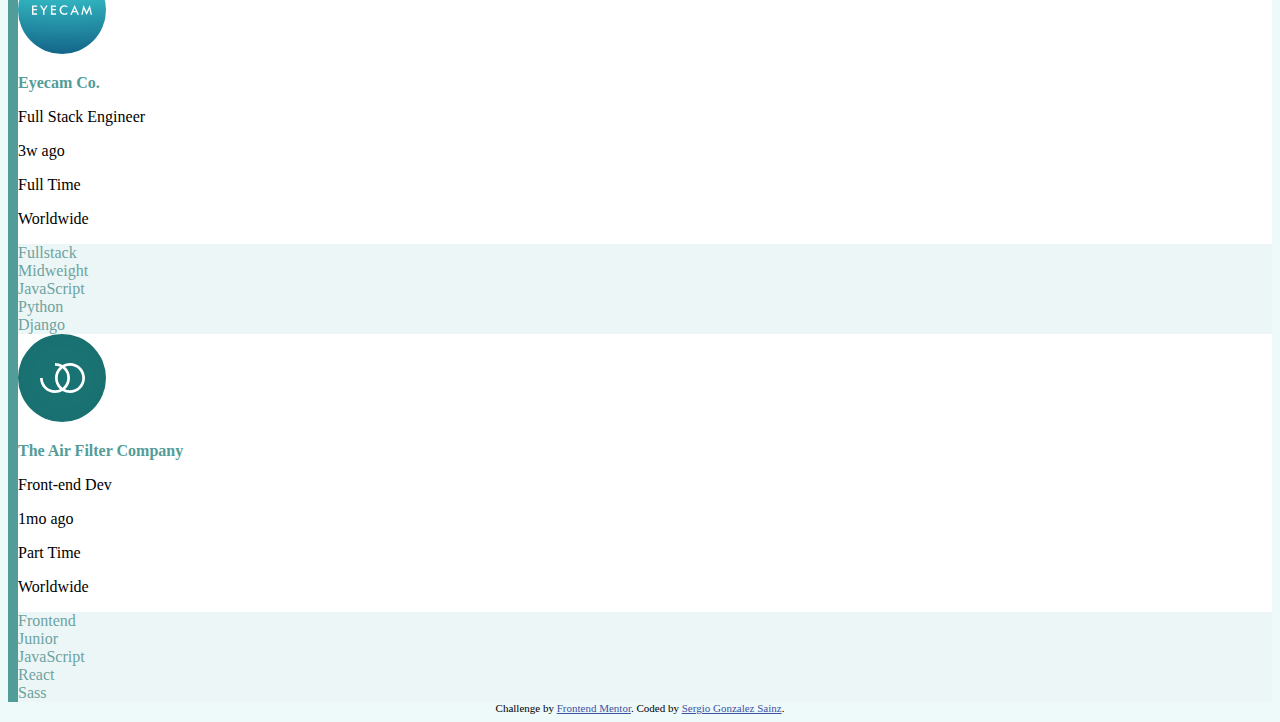
<file: reto-10-jobs/index.html>
<!DOCTYPE html>
<html lang="en">
<head>
  <meta charset="UTF-8">
  <meta name="viewport" content="width=device-width, initial-scale=1.0"> <!-- displays site properly based on user's device -->

  <link rel="icon" type="image/png" sizes="32x32" href="./images/favicon-32x32.png">
  <link href="https://cdn.jsdelivr.net/npm/bootstrap@5.1.3/dist/css/bootstrap.min.css" rel="stylesheet" integrity="sha384-1BmE4kWBq78iYhFldvKuhfTAU6auU8tT94WrHftjDbrCEXSU1oBoqyl2QvZ6jIW3" crossorigin="anonymous">
  <script src="https://cdn.jsdelivr.net/npm/bootstrap@5.1.3/dist/js/bootstrap.bundle.min.js" integrity="sha384-ka7Sk0Gln4gmtz2MlQnikT1wXgYsOg+OMhuP+IlRH9sENBO0LRn5q+8nbTov4+1p" crossorigin="anonymous"></script>
  <link rel="stylesheet" href="styles.css">
  <title>Jobs</title>

  <!-- Feel free to remove these styles or customise in your own stylesheet 👍 -->
  <style>
    .attribution { font-size: 11px; text-align: center; }
    .attribution a { color: hsl(228, 45%, 44%); }
  </style>
</head>
<body>

<!--Header-->  
<div class="d-flex" >
  <svg xmlns="http://www.w3.org/2000/svg"  class="bg-verde" width="100%" height="156"><g fill="#63BABA" fill-rule="evenodd"><path d="M470.577 563.429c-51.432-51.425-51.438-134.806-.013-186.237l.013-.013L867.235-19.424c51.441-51.434 134.836-51.434 186.276 0 48.811 48.804 51.304 126.392 7.473 178.135l178.158-178.135c51.441-51.434 134.836-51.434 186.277 0 51.431 51.424 51.437 134.805.013 186.237-.005.004-.01.008-.013.013l-396.66 396.603c-51.44 51.433-134.834 51.433-186.275 0-48.812-48.805-51.304-126.394-7.471-178.138L656.853 563.43c-51.441 51.433-134.836 51.433-186.276 0zM342.268 45.605c-51.432-51.425-51.438-134.806-.013-186.237l.013-.013 396.658-396.603c51.441-51.434 134.836-51.434 186.277 0 51.431 51.424 51.437 134.805.013 186.237-.005.004-.01.008-.013.013L528.543 45.605c-51.44 51.433-134.834 51.433-186.275 0zm-444.692 71.824c-51.432-51.424-51.438-134.806-.013-186.237l.013-.013 396.658-396.603c51.441-51.434 134.836-51.434 186.277 0 51.431 51.424 51.437 134.805.013 186.237a80.86 80.86 0 01-.013.013L83.85 117.429c-51.44 51.433-134.834 51.433-186.275 0z"/></g></svg>
</div>

<!--Primera etiqueta-->
<div class="d-flex flex-column container ">
  <div class="d-flex flex-row card m-4 border rounded-3 shadow-lg ">
     <div class="imagen m-4">
        <svg xmlns="http://www.w3.org/2000/svg" xmlns:xlink="http://www.w3.org/1999/xlink" width="88" height="88">
          <defs><linearGradient id="c" x1="0%" x2="50%" y1="78.125%" y2="21.875%"><stop offset="0%" stop-color="#FFC593"/><stop offset="51.945%" stop-color="#BC7198"/><stop offset="100%" stop-color="#5A77FF"/></linearGradient><filter id="b" width="139.8%" height="139.8%" x="-19.9%" y="-19.9%" filterUnits="objectBoundingBox"><feGaussianBlur in="SourceAlpha" result="shadowBlurInner1" stdDeviation="17.5"/><feOffset in="shadowBlurInner1" result="shadowOffsetInner1"/><feComposite in="shadowOffsetInner1" in2="SourceAlpha" k2="-1" k3="1" operator="arithmetic" result="shadowInnerInner1"/><feColorMatrix in="shadowInnerInner1" values="0 0 0 0 0 0 0 0 0 0 0 0 0 0 0 0 0 0 0.0452633304 0"/></filter><circle id="a" cx="44" cy="44" r="44"/></defs><g fill="none" fill-rule="evenodd"><use fill="#000" xlink:href="#a"/><use fill="#000" filter="url(#b)" xlink:href="#a"/><path fill="#FFF" fill-rule="nonzero" d="M24.533 46.838v-1.703h1.008c.312 0 .597-.05.855-.15.258-.1.479-.24.662-.417.183-.179.325-.388.427-.629.102-.24.154-.504.154-.79a2.01 2.01 0 00-.154-.787 1.902 1.902 0 00-.427-.632 1.935 1.935 0 00-.662-.418c-.258-.1-.543-.15-.855-.15H23v5.676h1.533zm.927-3.081h-.927V42.54h.927a.63.63 0 01.46.182.579.579 0 010 .851.63.63 0 01-.46.183zm4.68 3.08V44.65h2.056v2.189h1.533v-5.676h-1.533v2.108H30.14v-2.108h-1.532v5.676h1.532zm7.703.163a3.2 3.2 0 002.239-.892c.282-.276.504-.594.665-.957.162-.362.242-.746.242-1.151s-.08-.79-.242-1.151a3.072 3.072 0 00-1.665-1.61A3.2 3.2 0 0037.843 41c-.446 0-.86.08-1.242.24-.382.159-.714.376-.996.652a3.072 3.072 0 00-.666.957A2.798 2.798 0 0034.697 44c0 .405.08.79.242 1.151.161.363.383.681.666.957.282.276.614.493.996.653.382.16.796.239 1.242.239zm0-1.378c-.22 0-.427-.04-.62-.122a1.47 1.47 0 01-.501-.34 1.624 1.624 0 01-.33-.515A1.687 1.687 0 0136.27 44c0-.232.04-.447.121-.645.08-.197.191-.369.33-.514.14-.146.307-.26.501-.341.194-.081.4-.122.621-.122.22 0 .426.04.617.122.191.081.358.195.5.34.143.146.255.318.335.515.081.198.121.413.121.645 0 .232-.04.447-.12.645a1.59 1.59 0 01-.335.514c-.143.146-.31.26-.5.341-.192.081-.397.122-.618.122zm6.736 1.216V42.54h1.573v-1.379h-4.679v1.379h1.573v4.297h1.533zm5.203.162a3.2 3.2 0 002.239-.892c.282-.276.504-.594.665-.957.162-.362.242-.746.242-1.151s-.08-.79-.242-1.151a3.072 3.072 0 00-1.665-1.61A3.2 3.2 0 0049.782 41c-.446 0-.86.08-1.242.24-.382.159-.714.376-.996.652a3.072 3.072 0 00-.666.957A2.798 2.798 0 0046.636 44c0 .405.08.79.242 1.151.162.363.383.681.666.957.282.276.614.493.996.653.382.16.796.239 1.242.239zm0-1.378c-.22 0-.427-.04-.62-.122a1.47 1.47 0 01-.501-.34 1.624 1.624 0 01-.33-.515 1.687 1.687 0 01-.122-.645c0-.232.04-.447.121-.645.081-.197.191-.369.331-.514.14-.146.307-.26.5-.341.194-.081.4-.122.621-.122.22 0 .427.04.617.122.191.081.358.195.5.34.143.146.255.318.335.515.081.198.121.413.121.645 0 .232-.04.447-.12.645a1.59 1.59 0 01-.335.514c-.143.146-.31.26-.5.341-.191.081-.397.122-.618.122zM55.672 47c.354 0 .671-.05.951-.15.28-.1.516-.235.71-.405a1.71 1.71 0 00.597-1.31c0-.33-.065-.6-.194-.81-.129-.211-.29-.382-.484-.511a2.599 2.599 0 00-.633-.309l-.633-.21a2.803 2.803 0 01-.484-.207c-.13-.073-.194-.174-.194-.304 0-.125.055-.237.166-.337a.63.63 0 01.44-.15c.14 0 .265.023.378.07.113.045.21.098.29.157.098.065.184.138.259.22l.887-.933a2.077 2.077 0 00-.476-.406 2.852 2.852 0 00-.613-.28 2.778 2.778 0 00-.887-.125c-.323 0-.616.049-.88.146a2.135 2.135 0 00-.673.39c-.186.161-.33.348-.432.559-.102.21-.153.427-.153.648 0 .33.065.6.194.811.129.21.29.381.484.51.193.13.404.233.633.309l.633.21c.194.066.355.135.484.208.13.073.194.174.194.304a.568.568 0 01-.194.425c-.129.122-.306.183-.532.183-.183 0-.348-.031-.496-.094a2.036 2.036 0 01-.383-.206 2 2 0 01-.331-.308l-.888.932c.162.184.353.346.573.487.188.124.422.236.702.336.28.1.608.15.984.15zm4.678-.162v-3.162l2.428 3.162h1.323v-5.676h-1.533v3.162l-2.42-3.162h-1.33v5.676h1.532zm6.05 0l.404-1.216h1.855l.403 1.216h1.654l-2.138-5.676h-1.694l-2.137 5.676H66.4zm1.856-2.433h-1.049l.524-1.662.525 1.662zm4.638 2.433v-1.703h1.009c.312 0 .597-.05.855-.15.258-.1.478-.24.661-.417.183-.179.326-.388.428-.629.102-.24.153-.504.153-.79a2.01 2.01 0 00-.153-.787 1.902 1.902 0 00-.428-.632 1.935 1.935 0 00-.661-.418c-.258-.1-.543-.15-.855-.15H71.36v5.676h1.533zm.928-3.081h-.928V42.54h.928a.63.63 0 01.46.182.579.579 0 010 .851.63.63 0 01-.46.183z"/>
          <path fill="url(#c)" d="M0 6l4-6 4 6z" transform="translate(12 41)"/></g>
        </svg>
     </div>
     <div class="description d-flex justify-content-lg-center align-items-start flex-column">
       <div class="d-flex flex-row" >
          <p class="font-color m-2">Photosnap</p>
          <div class="badge rounded-pill new m-2">New!</div>
          <div class="badge rounded-pill bg-dark m-2">FEATURED</div>
       </div>
      <div class="text-capitalize fw-bolder fs-4" >Senior Frontend Developer</div>
      <div class="d-flex flex-row justify-content-end align-items-center" >
        <p class="m-2 me-4 text-secondary" >1d ago</p>
        <p class="m-2 me-4 text-secondary" >Full Time</p>
        <p class="m-2 me-4 text-secondary" >USA only</p>
      </div>
     </div>
     <div class="skills d-flex flex-row align-items-center ms-auto ">
        <div class="tagSkill btn m-2">Frontend</div>
        <div class="tagSkill btn m-2">Senior</div>
        <div class="tagSkill btn m-2">HTML</div>
        <div class="tagSkill btn m-2">CSS</div>
        <div class="tagSkill btn m-2">JavaScript</div>
     </div>
  </div>
  <!--Segundo-->
  <div class="d-flex flex-row card m-4 border rounded-3 shadow-lg ">
    <div class="imagen m-4">
      <svg xmlns="http://www.w3.org/2000/svg" xmlns:xlink="http://www.w3.org/1999/xlink" width="88" height="88"><defs><filter id="b" width="139.8%" height="139.8%" x="-19.9%" y="-19.9%" filterUnits="objectBoundingBox"><feGaussianBlur in="SourceAlpha" result="shadowBlurInner1" stdDeviation="17.5"/><feOffset in="shadowBlurInner1" result="shadowOffsetInner1"/><feComposite in="shadowOffsetInner1" in2="SourceAlpha" k2="-1" k3="1" operator="arithmetic" result="shadowInnerInner1"/><feColorMatrix in="shadowInnerInner1" values="0 0 0 0 0 0 0 0 0 0 0 0 0 0 0 0 0 0 0.0452633304 0"/></filter><circle id="a" cx="44" cy="44" r="44"/></defs><g fill="none" fill-rule="evenodd"><use fill="#F3603C" xlink:href="#a"/><use fill="#000" filter="url(#b)" xlink:href="#a"/><g fill="#FFF" transform="translate(13 39)"><path fill-rule="nonzero" d="M16.806 7.004v-3.44c0-.657.154-1.175.461-1.555.308-.379.693-.568 1.155-.568.907 0 1.36.657 1.36 1.971v3.592h1.588V3.012c0-1.006-.21-1.759-.631-2.257-.42-.499-1.022-.748-1.804-.748-.513 0-.982.098-1.408.293-.425.195-.783.479-1.075.851h-.028c-.411-.763-1.1-1.144-2.067-1.144-.407 0-.798.09-1.175.272a2.926 2.926 0 00-.989.783h-.02V.11h-1.589v6.887h1.588V3.564c0-.657.157-1.175.469-1.555.312-.379.71-.568 1.196-.568.92 0 1.38.657 1.38 1.971v3.592h1.589zm8.862.103c.944 0 1.679-.345 2.206-1.034h.021v.924h1.519V.11h-1.588v.828h-.028c-.527-.62-1.242-.931-2.143-.931a3.282 3.282 0 00-2.387 1.006c-.296.313-.53.692-.7 1.138a3.967 3.967 0 00-.257 1.434c0 .523.086 1.006.257 1.447.17.441.404.814.7 1.117.296.303.651.539 1.065.706a3.52 3.52 0 001.335.252zm.25-1.434c-.587 0-1.066-.194-1.436-.582-.37-.389-.555-.888-.555-1.5 0-.648.191-1.168.573-1.56.381-.394.856-.59 1.425-.59.564 0 1.032.205 1.405.617.372.411.558.922.558 1.533 0 .612-.19 1.111-.572 1.5a1.885 1.885 0 01-1.398.582zm11.387 1.33v-4.06c0-.997-.225-1.736-.676-2.216-.45-.48-1.074-.72-1.87-.72-.452 0-.88.09-1.283.269a2.92 2.92 0 00-1.04.779h-.02V.11h-1.59v6.887h1.59v-3.46c0-.662.162-1.177.488-1.545.326-.367.762-.551 1.308-.551.25 0 .463.032.641.096.178.065.334.17.469.314.134.145.233.341.298.59.065.247.097.55.097.91v3.653h1.588zm4.292.104c.943 0 1.678-.345 2.205-1.034h.021v.924h1.52V.11h-1.59v.828h-.027C43.2.318 42.485.006 41.583.006a3.282 3.282 0 00-2.386 1.006c-.296.313-.53.692-.7 1.138a3.967 3.967 0 00-.258 1.434c0 .523.086 1.006.257 1.447.171.441.405.814.7 1.117.297.303.652.539 1.065.706a3.52 3.52 0 001.336.252zm.25-1.434c-.588 0-1.066-.194-1.436-.582-.37-.389-.555-.888-.555-1.5 0-.648.19-1.168.572-1.56.381-.394.857-.59 1.425-.59.564 0 1.033.205 1.405.617.372.411.558.922.558 1.533 0 .612-.19 1.111-.572 1.5a1.885 1.885 0 01-1.398.582zm8.009 4.219c.504 0 .955-.059 1.352-.176.398-.117.732-.28 1.003-.49.27-.208.494-.465.672-.768.178-.303.307-.634.385-.992.079-.359.118-.752.118-1.18V.11h-1.588v.724h-.028a2.968 2.968 0 00-.988-.62A3.223 3.223 0 0049.62 0c-.634 0-1.203.15-1.707.448a3.09 3.09 0 00-1.175 1.244c-.28.531-.42 1.127-.42 1.79 0 .67.147 1.265.44 1.785.294.519.698.918 1.21 1.196a3.582 3.582 0 001.735.417c.86 0 1.56-.28 2.102-.841h.028v.73c0 .487-.18.892-.542 1.214-.36.321-.869.482-1.526.482-.448 0-.842-.055-1.182-.165a7.627 7.627 0 01-1.176-.517l-.374 1.392c.388.23.825.407 1.31.53.486.125.99.187 1.513.187zm.055-4.467c-.573 0-1.046-.18-1.418-.541-.373-.36-.559-.844-.559-1.451 0-.584.183-1.06.548-1.427.366-.368.842-.551 1.43-.551.559 0 1.025.181 1.397.544.372.363.558.834.558 1.413 0 .584-.181 1.065-.544 1.444-.363.38-.834.57-1.412.57zm8.016 1.682c.648 0 1.218-.117 1.71-.351a3.334 3.334 0 001.21-.952l-1.11-.944c-.434.542-1.01.813-1.726.813-.51 0-.94-.14-1.294-.42-.354-.28-.582-.664-.683-1.151h5.05c.027-.166.041-.375.041-.628 0-.666-.136-1.261-.41-1.785A3.01 3.01 0 0059.538.455C59.023.156 58.43.007 57.76.007c-.476 0-.923.086-1.339.258a3.187 3.187 0 00-1.075.72c-.3.309-.536.683-.708 1.124a3.951 3.951 0 00-.256 1.441c0 .703.155 1.327.465 1.872.31.544.732.961 1.269 1.25.536.29 1.14.435 1.81.435zm1.603-4.28H56.06c.111-.442.326-.783.646-1.024.319-.242.698-.362 1.137-.362.444 0 .81.124 1.1.372.289.248.484.586.586 1.013z"/><path d="M1.17 4.286c.646 0 1.17.533 1.17 1.19a1.18 1.18 0 01-1.17 1.19A1.18 1.18 0 010 5.477c0-.657.524-1.19 1.17-1.19zM1.17 0c.646 0 1.17.533 1.17 1.19a1.18 1.18 0 01-1.17 1.191A1.18 1.18 0 010 1.191C0 .532.524 0 1.17 0zm4.212 0c.646 0 1.17.533 1.17 1.19a1.18 1.18 0 01-1.17 1.191 1.18 1.18 0 01-1.17-1.19C4.212.532 4.736 0 5.382 0z"/><ellipse cx="5.382" cy="5.524" opacity=".5" rx="1.17" ry="1.19"/></g></g></svg>
    </div>
    <div class="description d-flex justify-content-lg-center align-items-start flex-column">
      <div class="d-flex flex-row" >
         <p class="font-color m-2"> Manage</p>
         <div class="badge rounded-pill new m-2">New!</div>
         <div class="badge rounded-pill bg-dark m-2">FEATURED</div>
      </div>
     <div class="text-capitalize fw-bolder fs-4" >Fullstack Developer</div>
     <div class="d-flex flex-row justify-content-end align-items-center" >
       <p class="m-2 me-4 text-secondary" >1d ago</p>
       <p class="m-2 me-4 text-secondary" >Part Time</p>
       <p class="m-2 me-4 text-secondary" >Remote</p>
     </div>
    </div>
    <div class="skills d-flex flex-row align-items-center ms-auto ">
       <div class="tagSkill btn m-2">Fullstack</div>
       <div class="tagSkill btn m-2">Midweight</div>
       <div class="tagSkill btn m-2">Python</div>
       <div class="tagSkill btn m-2">React</div>
    </div>
 </div>
 <div class="d-flex flex-row card m-4 border rounded-3 shadow-lg ">
  <div class="imagen m-4">
     <svg xmlns="http://www.w3.org/2000/svg" xmlns:xlink="http://www.w3.org/1999/xlink" width="88" height="88"><defs><linearGradient id="c" x1="6.472%" x2="93.528%" y1="0%" y2="100%"><stop offset="0%" stop-color="#5141E2"/><stop offset="100%" stop-color="#DE39FF"/></linearGradient><linearGradient id="d" x1="6.472%" x2="93.528%" y1="0%" y2="100%"><stop offset="0%" stop-color="#5141E2"/><stop offset="100%" stop-color="#DE39FF" stop-opacity="0"/></linearGradient><filter id="b" width="139.8%" height="139.8%" x="-19.9%" y="-19.9%" filterUnits="objectBoundingBox"><feGaussianBlur in="SourceAlpha" result="shadowBlurInner1" stdDeviation="17.5"/><feOffset in="shadowBlurInner1" result="shadowOffsetInner1"/><feComposite in="shadowOffsetInner1" in2="SourceAlpha" k2="-1" k3="1" operator="arithmetic" result="shadowInnerInner1"/><feColorMatrix in="shadowInnerInner1" values="0 0 0 0 0 0 0 0 0 0 0 0 0 0 0 0 0 0 0.0452633304 0"/></filter><circle id="a" cx="44" cy="44" r="44"/></defs><g fill="none" fill-rule="evenodd"><use fill="#4F1181" xlink:href="#a"/><use fill="#000" filter="url(#b)" xlink:href="#a"/><path fill="#FFF" fill-rule="nonzero" d="M25.204 47.807l.413-1.236h2.646l.412 1.236h2.264l-2.996-7.615h-2.01L23 47.807h2.204zm2.558-2.878h-1.644l.818-2.36.826 2.36zM34.818 48c1.989 0 3.513-1.36 3.797-3.362H36.51c-.209.847-.86 1.397-1.688 1.397-1.057 0-1.833-.854-1.833-2.029 0-1.179.776-2.046 1.833-2.046.785 0 1.43.507 1.687 1.288h2.083C38.29 41.318 36.775 40 34.818 40c-2.272 0-3.969 1.716-3.969 4.006 0 2.278 1.697 3.994 3.97 3.994zm8.293 0c1.988 0 3.512-1.36 3.796-3.362h-2.103c-.21.847-.86 1.397-1.689 1.397-1.057 0-1.832-.854-1.832-2.029 0-1.179.775-2.046 1.832-2.046.786 0 1.43.507 1.687 1.288h2.084C46.582 41.318 45.067 40 43.11 40c-2.272 0-3.97 1.716-3.97 4.006 0 2.278 1.698 3.994 3.97 3.994zm8.434 0c2.393 0 4.1-1.666 4.1-4s-1.707-4-4.1-4c-2.4 0-4.112 1.673-4.112 4s1.712 4 4.112 4zm0-1.952c-1.136 0-1.971-.862-1.971-2.048 0-1.185.835-2.048 1.97-2.048 1.137 0 1.96.856 1.96 2.048 0 1.192-.823 2.048-1.96 2.048zM59.807 48c1.903 0 3.259-1.265 3.259-3.138v-4.67h-2.102v4.63c0 .745-.47 1.226-1.157 1.226s-1.157-.481-1.157-1.226v-4.63h-2.102v4.67c0 1.873 1.356 3.138 3.259 3.138zm6.551-.193v-4.132l2.966 4.132h1.7v-7.615h-1.992v3.996l-2.867-3.996h-1.8v7.615h1.993zm9.614 0v-5.726H78v-1.889h-6.121v1.89h2.028v5.725h2.065z"/><path fill="url(#c)" d="M7.421 7.953L3.71 0 0 7.953z" transform="translate(10 40)"/><path fill="url(#d)" d="M10.913 7.953L7.202 0l-3.71 7.953z" transform="translate(10 40)"/></g></svg>
  </div>
  <div class="description d-flex justify-content-lg-center align-items-start flex-column">
    <div class="d-flex flex-row" >
       <p class="font-color m-2">Account</p>
       <div class="badge rounded-pill new m-2">New!</div>
    </div>
   <div class="text-capitalize fw-bolder fs-4" >Junior Frontend Developer</div>
   <div class="d-flex flex-row justify-content-end align-items-center" >
     <p class="m-2 me-4 text-secondary" >2d ago</p>
     <p class="m-2 me-4 text-secondary" >Part Time</p>
     <p class="m-2 me-4 text-secondary" >USA only</p>
   </div>
  </div>
  <div class="skills d-flex flex-row align-items-center ms-auto ">
     <div class="tagSkill btn m-2">Frontend</div>
     <div class="tagSkill btn m-2">Junior</div>
     <div class="tagSkill btn m-2">JavaScript</div>
     <div class="tagSkill btn m-2">React</div>
     <div class="tagSkill btn m-2">Sass</div>
  </div>
</div>
<div class="d-flex flex-row card m-4 border rounded-3 shadow-lg ">
  <div class="imagen m-4">
    <svg xmlns="http://www.w3.org/2000/svg" xmlns:xlink="http://www.w3.org/1999/xlink" width="88" height="88"><defs><linearGradient id="c" x1="100%" x2="0%" y1="0%" y2="100%"><stop offset="0%" stop-color="#FFF"/><stop offset="100%" stop-color="#FFF" stop-opacity="0"/></linearGradient><filter id="b" width="139.8%" height="139.8%" x="-19.9%" y="-19.9%" filterUnits="objectBoundingBox"><feGaussianBlur in="SourceAlpha" result="shadowBlurInner1" stdDeviation="17.5"/><feOffset in="shadowBlurInner1" result="shadowOffsetInner1"/><feComposite in="shadowOffsetInner1" in2="SourceAlpha" k2="-1" k3="1" operator="arithmetic" result="shadowInnerInner1"/><feColorMatrix in="shadowInnerInner1" values="0 0 0 0 0 0 0 0 0 0 0 0 0 0 0 0 0 0 0.0452633304 0"/></filter><circle id="a" cx="44" cy="44" r="44"/></defs><g fill="none" fill-rule="evenodd"><use fill="#68A4A4" xlink:href="#a"/><use fill="#000" filter="url(#b)" xlink:href="#a"/><circle cx="45" cy="44" r="24" fill="url(#c)" opacity=".25" transform="matrix(-1 0 0 1 90 0)"/><path fill="#FFF" fill-rule="nonzero" d="M9.383 46.89v-3.35l1.682 2.62h.206l1.682-2.62v3.35h1.382V41.1h-1.382l-1.785 2.72-1.785-2.72H8v5.79h1.383zm15.683 0v-1.95l2.147-3.84h-1.476l-1.362 2.51-1.352-2.51h-1.475l2.146 3.84v1.95h1.372zm10.742 0v-2.01h2.198v2.01h1.382V41.1h-1.382v2.56h-2.198V41.1h-1.383v5.79h1.383zm14.311.11c1.775 0 3.189-1.35 3.189-3 0-1.66-1.414-3-3.189-3-1.775 0-3.188 1.34-3.188 3 0 1.65 1.413 3 3.188 3zm0-1.23c-.98 0-1.754-.81-1.754-1.77a1.753 1.753 0 113.508 0c0 .96-.774 1.77-1.754 1.77zm12.114 1.12v-3.35l1.682 2.62h.206l1.682-2.62v3.35h1.383V41.1h-1.383l-1.785 2.72-1.785-2.72H60.85v5.79h1.383zm16.767 0v-1.23h-2.786v-1h2.57v-1.23h-2.57v-1.1H79V41.1h-4.169v5.79H79z"/></g></svg>
  </div>
  <div class="description d-flex justify-content-lg-center align-items-start flex-column">
    <div class="d-flex flex-row" >
       <p class="font-color m-2">MyHome</p>
    </div>
   <div class="text-capitalize fw-bolder fs-4" >Junior Frontend Developer</div>
   <div class="d-flex flex-row justify-content-end align-items-center" >
     <p class="m-2 me-4 text-secondary" >5d ago</p>
     <p class="m-2 me-4 text-secondary" >Contract</p>
     <p class="m-2 me-4 text-secondary" >USA only</p>
   </div>
  </div>
  <div class="skills d-flex flex-row align-items-center ms-auto ">
     <div class="tagSkill btn m-2">Frontend</div>
     <div class="tagSkill btn m-2">Junior</div>
     <div class="tagSkill btn m-2">HTML</div>
     <div class="tagSkill btn m-2">CSS</div>
     <div class="tagSkill btn m-2">JavaScript</div>
  </div>
</div>
<div class="d-flex flex-row card m-4 border rounded-3 shadow-lg ">
  <div class="imagen m-4">
     <svg xmlns="http://www.w3.org/2000/svg" xmlns:xlink="http://www.w3.org/1999/xlink" width="88" height="88"><defs><filter id="b" width="139.8%" height="139.8%" x="-19.9%" y="-19.9%" filterUnits="objectBoundingBox"><feGaussianBlur in="SourceAlpha" result="shadowBlurInner1" stdDeviation="17.5"/><feOffset in="shadowBlurInner1" result="shadowOffsetInner1"/><feComposite in="shadowOffsetInner1" in2="SourceAlpha" k2="-1" k3="1" operator="arithmetic" result="shadowInnerInner1"/><feColorMatrix in="shadowInnerInner1" values="0 0 0 0 0 0 0 0 0 0 0 0 0 0 0 0 0 0 0.0452633304 0"/></filter><circle id="a" cx="44" cy="44" r="44"/></defs><g fill="none" fill-rule="evenodd"><use fill="#8D1558" xlink:href="#a"/><use fill="#000" filter="url(#b)" xlink:href="#a"/><path fill="#FFF" fill-rule="nonzero" d="M14.411 43.854c.78 0 1.411-.635 1.411-1.42V31.42c0-.784-.631-1.419-1.41-1.419-.78 0-1.412.635-1.412 1.419v11.016c0 .784.631 1.419 1.411 1.419zm8.12.112c3.102 0 5.404-2.334 5.404-5.21v-.037c0-2.875-2.284-5.172-5.366-5.172-3.1 0-5.403 2.334-5.403 5.21v.037c0 2.875 2.284 5.172 5.366 5.172zm.038-2.446c-1.56 0-2.618-1.288-2.618-2.763v-.038c0-1.475.965-2.726 2.58-2.726 1.56 0 2.619 1.289 2.619 2.764v.037c0 1.475-.966 2.726-2.581 2.726zm11.463 2.446c3.1 0 5.403-2.334 5.403-5.21v-.037c0-2.875-2.284-5.172-5.366-5.172-3.1 0-5.403 2.334-5.403 5.21v.037c0 2.875 2.284 5.172 5.366 5.172zm.037-2.446c-1.56 0-2.618-1.288-2.618-2.763v-.038c0-1.475.965-2.726 2.58-2.726 1.56 0 2.619 1.289 2.619 2.764v.037c0 1.475-.966 2.726-2.581 2.726zm7.99 5.321c.78 0 1.412-.635 1.412-1.419v-2.987c.668.803 1.597 1.493 3.1 1.493 2.359 0 4.531-1.83 4.531-5.171v-.038c0-3.342-2.21-5.172-4.53-5.172-1.467 0-2.414.691-3.101 1.625v-.13c0-.785-.631-1.42-1.411-1.42s-1.411.635-1.411 1.42v10.38c0 .784.63 1.42 1.41 1.42zm3.788-5.321c-1.318 0-2.413-1.102-2.413-2.763v-.038c0-1.661 1.095-2.763 2.413-2.763 1.319 0 2.433 1.102 2.433 2.763v.038c0 1.68-1.114 2.763-2.433 2.763zM17.29 57.963c2.154 0 3.806-1.009 3.806-3.23v-.038c0-1.83-1.615-2.502-3.007-2.968-1.077-.374-2.024-.635-2.024-1.195v-.038c0-.392.352-.69 1.04-.69.594 0 1.355.242 2.153.634.186.094.316.131.52.131.631 0 1.133-.485 1.133-1.12 0-.486-.26-.86-.669-1.064-.965-.486-2.042-.766-3.082-.766-2.005 0-3.64 1.139-3.64 3.174v.037c0 1.942 1.58 2.596 2.972 3.006 1.095.336 2.06.542 2.06 1.158v.037c0 .448-.37.747-1.188.747-.798 0-1.745-.299-2.692-.896a1.078 1.078 0 00-.557-.15c-.631 0-1.114.486-1.114 1.12 0 .449.241.785.538.972a6.908 6.908 0 003.751 1.139zm8.177-.019c.612 0 1.095-.075 1.615-.28.39-.15.724-.56.724-1.064a1.18 1.18 0 00-1.17-1.177c-.055 0-.241.02-.334.02-.631 0-.91-.318-.91-.972v-4.275h1.244c.669 0 1.207-.542 1.207-1.214 0-.672-.538-1.214-1.207-1.214h-1.244v-1.25c0-.785-.631-1.42-1.41-1.42-.78 0-1.412.635-1.412 1.42v1.25h-.093c-.668 0-1.207.542-1.207 1.214 0 .672.539 1.214 1.207 1.214h.093v4.742c0 2.315 1.17 3.006 2.897 3.006zm6.82.019c1.43 0 2.266-.766 2.916-1.606v.112c0 .784.63 1.419 1.41 1.419.78 0 1.412-.635 1.412-1.419v-7.394c0-.784-.631-1.419-1.411-1.419s-1.411.635-1.411 1.42v4.275c0 1.344-.687 2.035-1.764 2.035s-1.709-.69-1.709-2.035v-4.276c0-.784-.63-1.419-1.41-1.419-.78 0-1.412.635-1.412 1.42v5.171c0 2.297 1.244 3.716 3.38 3.716zm11.519 0c1.467 0 2.414-.691 3.1-1.625v.131c0 .784.632 1.419 1.412 1.419.78 0 1.411-.635 1.411-1.419V45.453c0-.784-.631-1.419-1.411-1.419s-1.411.635-1.411 1.42v3.621c-.669-.802-1.597-1.493-3.101-1.493-2.358 0-4.53 1.83-4.53 5.172v.037c0 3.342 2.21 5.172 4.53 5.172zm.724-2.409c-1.318 0-2.432-1.101-2.432-2.763v-.037c0-1.68 1.114-2.764 2.432-2.764 1.318 0 2.414 1.102 2.414 2.764v.037c0 1.662-1.096 2.763-2.414 2.763zm8.437-8.794c.89 0 1.578-.523 1.578-1.344v-.037c0-.822-.687-1.326-1.578-1.326-.892 0-1.579.504-1.579 1.326v.037c0 .821.687 1.344 1.579 1.344zm0 11.128c.78 0 1.41-.635 1.41-1.419v-7.394c0-.784-.63-1.419-1.41-1.419-.78 0-1.412.635-1.412 1.42v7.393c0 .784.632 1.419 1.412 1.419zm8.12.112c3.101 0 5.403-2.334 5.403-5.21v-.036c0-2.876-2.283-5.172-5.366-5.172-3.1 0-5.403 2.334-5.403 5.209v.037c0 2.875 2.284 5.172 5.366 5.172zm.037-2.446c-1.56 0-2.618-1.288-2.618-2.763v-.037c0-1.475.966-2.726 2.581-2.726 1.56 0 2.618 1.288 2.618 2.763v.037c0 1.475-.965 2.726-2.58 2.726zm10.07 2.409c2.154 0 3.807-1.009 3.807-3.23v-.038c0-1.83-1.615-2.502-3.008-2.968-1.077-.374-2.024-.635-2.024-1.195v-.038c0-.392.353-.69 1.04-.69.594 0 1.355.242 2.154.634.185.094.315.131.52.131.631 0 1.132-.485 1.132-1.12 0-.486-.26-.86-.668-1.064-.966-.486-2.043-.766-3.082-.766-2.006 0-3.64 1.139-3.64 3.174v.037c0 1.942 1.579 2.596 2.971 3.006 1.096.336 2.061.542 2.061 1.158v.037c0 .448-.371.747-1.188.747-.799 0-1.745-.299-2.692-.896a1.078 1.078 0 00-.557-.15c-.632 0-1.114.486-1.114 1.12 0 .449.24.785.538.972a6.908 6.908 0 003.75 1.139z"/></g></svg>
  </div>
  <div class="description d-flex justify-content-lg-center align-items-start flex-column">
    <div class="d-flex flex-row" >
       <p class="font-color m-2">Loop Studios</p>
    </div>
   <div class="text-capitalize fw-bolder fs-4" >Software Engineer</div>
   <div class="d-flex flex-row justify-content-end align-items-center" >
     <p class="m-2 me-4 text-secondary" >1w ago</p>
     <p class="m-2 me-4 text-secondary" >Full Time</p>
     <p class="m-2 me-4 text-secondary" >Worldwide</p>
   </div>
  </div>
  <div class="skills d-flex flex-row align-items-center ms-auto ">
     <div class="tagSkill btn m-2">Fullstack</div>
     <div class="tagSkill btn m-2">Midweight</div>
     <div class="tagSkill btn m-2">JavaScript</div>
     <div class="tagSkill btn m-2">Ruby</div>
     <div class="tagSkill btn m-2">Sass</div>
  </div>
</div>
<div class="d-flex flex-row card m-4 border rounded-3 shadow-lg ">
  <div class="imagen m-4">
    <img src="images/faceit.svg" alt="">
  </div>
  <div class="description d-flex justify-content-lg-center align-items-start flex-column">
    <div class="d-flex flex-row" >
       <p class="font-color m-2">FaceIt</p>
    </div>
   <div class="text-capitalize fw-bolder fs-4" >Junior Backend Developer</div>
   <div class="d-flex flex-row justify-content-end align-items-center" >
     <p class="m-2 me-4 text-secondary" >2w ago</p>
     <p class="m-2 me-4 text-secondary" >Full Time</p>
     <p class="m-2 me-4 text-secondary" >UK only</p>
   </div>
  </div>
  <div class="skills d-flex flex-row align-items-center ms-auto ">
     <div class="tagSkill btn m-2">Backend</div>
     <div class="tagSkill btn m-2">Junior</div>
     <div class="tagSkill btn m-2">Ruby</div>
     <div class="tagSkill btn m-2">RoR</div>
  </div>
</div>
<div class="d-flex flex-row card m-4 border rounded-3 shadow-lg ">
  <div class="imagen m-4">
    <svg xmlns="http://www.w3.org/2000/svg" xmlns:xlink="http://www.w3.org/1999/xlink" width="88" height="88"><defs><filter id="b" width="139.8%" height="139.8%" x="-19.9%" y="-19.9%" filterUnits="objectBoundingBox"><feGaussianBlur in="SourceAlpha" result="shadowBlurInner1" stdDeviation="17.5"/><feOffset in="shadowBlurInner1" result="shadowOffsetInner1"/><feComposite in="shadowOffsetInner1" in2="SourceAlpha" k2="-1" k3="1" operator="arithmetic" result="shadowInnerInner1"/><feColorMatrix in="shadowInnerInner1" values="0 0 0 0 0 0 0 0 0 0 0 0 0 0 0 0 0 0 0.0452633304 0"/></filter><circle id="a" cx="44" cy="44" r="44"/></defs><g fill="none" fill-rule="evenodd"><use fill="#19ACDE" xlink:href="#a"/><use fill="#000" filter="url(#b)" xlink:href="#a"/><path fill="#FFF" fill-rule="nonzero" d="M22.395 47.919c0-2.74-4.532-2.424-4.532-3.39 0-.27.29-.412.643-.412.578 0 .884.285.884.76h3.166c.064-1.758-1.366-3.2-4.034-3.2-2.395 0-3.938 1.252-3.938 2.852 0 2.946 4.468 2.44 4.468 3.453 0 .238-.305.428-.675.428-.546 0-.932-.238-.916-.776h-3.423c-.322 1.9 1.446 3.2 4.05 3.2 2.475 0 4.307-1.03 4.307-2.915zm.651 2.804h3.568l.852-4.753v.016c.16-.855.723-1.378 1.51-1.378.772 0 1.19.523 1.03 1.378l-.852 4.737h3.552l.932-5.18c.418-2.313-.547-3.818-2.636-3.818-1.35 0-2.379.65-3.022 1.41L28.72 39h-3.568l-2.106 11.723zm20.999-5.291c0-2.282-1.656-3.755-4.067-3.755-3.262 0-5.705 2.281-5.705 5.418 0 2.281 1.655 3.739 4.066 3.739 3.263 0 5.706-2.234 5.706-5.402zm-6.108 1.283c0-.903.515-1.996 1.495-1.996.53 0 .948.332.948 1.077 0 .903-.514 1.996-1.495 1.996-.546 0-.948-.333-.948-1.077zm10.359.348c.225-1.22.964-1.584 2.25-1.584h1.013l.658-3.754c-1.173 0-2.378.713-3.262 1.71l.29-1.647h-3.569l-1.607 8.935h3.568l.659-3.66zm4.3 0c-.5 2.773.947 3.66 3.069 3.66h1.35l.547-2.994h-.852c-.466 0-.627-.19-.563-.602l.434-2.408h1.479l.53-2.93h-1.478l.385-2.155H53.93l-.386 2.154h-1.125l-.53 2.93h1.125l-.418 2.345zm5.584 3.66h3.568L63.854 39h-3.568L58.18 50.723zm7.868-.444l-2.25-8.49h3.97l.883 4.53 2.411-4.53H75L66.835 55H62.93l3.118-4.72z"/></g></svg>
  </div>
  <div class="description d-flex justify-content-lg-center align-items-start flex-column">
    <div class="d-flex flex-row" >
       <p class="font-color m-2">Shortly</p>
    </div>
   <div class="text-capitalize fw-bolder fs-4" >Junior Developer</div>
   <div class="d-flex flex-row justify-content-end align-items-center" >
     <p class="m-2 me-4 text-secondary" >2w ago</p>
     <p class="m-2 me-4 text-secondary" >Full Time</p>
     <p class="m-2 me-4 text-secondary" >Worldwide</p>
   </div>
  </div>
  <div class="skills d-flex flex-row align-items-center ms-auto ">
     <div class="tagSkill btn m-2">Frontend</div>
     <div class="tagSkill btn m-2">Junior</div>
     <div class="tagSkill btn m-2">HTML</div>
     <div class="tagSkill btn m-2">JavaScript</div>
     <div class="tagSkill btn m-2">Sass</div>
  </div>
</div>
<div class="d-flex flex-row card m-4 border rounded-3 shadow-lg ">
  <div class="imagen m-4">
    <svg xmlns="http://www.w3.org/2000/svg" xmlns:xlink="http://www.w3.org/1999/xlink" width="88" height="88"><defs><filter id="b" width="139.8%" height="139.8%" x="-19.9%" y="-19.9%" filterUnits="objectBoundingBox"><feGaussianBlur in="SourceAlpha" result="shadowBlurInner1" stdDeviation="17.5"/><feOffset in="shadowBlurInner1" result="shadowOffsetInner1"/><feComposite in="shadowOffsetInner1" in2="SourceAlpha" k2="-1" k3="1" operator="arithmetic" result="shadowInnerInner1"/><feColorMatrix in="shadowInnerInner1" values="0 0 0 0 0 0 0 0 0 0 0 0 0 0 0 0 0 0 0.0452633304 0"/></filter><circle id="a" cx="44" cy="44" r="44"/></defs><g fill="none" fill-rule="evenodd"><use fill="#403646" xlink:href="#a"/><use fill="#000" filter="url(#b)" xlink:href="#a"/><path fill="#F3D3CA" fill-rule="nonzero" d="M16 40.112h1.801v8.765H16v-8.765zm4.071 0h1.79l5.5 2.86v-2.86h1.79v8.765h-1.79v-4.02l-5.5-2.844v6.864h-1.79v-8.765zM32.06 46.27c.32.18.644.341.974.485a7.825 7.825 0 002.14.592c.39.052.805.078 1.245.078.53 0 .983-.034 1.355-.103.373-.07.677-.165.912-.286.236-.122.407-.267.514-.435.107-.168.161-.351.161-.55a.871.871 0 00-.4-.754c-.268-.185-.68-.277-1.237-.277-.245 0-.503.016-.774.047l-.409.05-.413.054c-.276.037-.55.072-.819.104-.269.032-.522.047-.759.047-.395 0-.775-.05-1.138-.15a3.02 3.02 0 01-.965-.455 2.254 2.254 0 01-.67-.757 2.174 2.174 0 01-.248-1.06c0-.24.033-.477.099-.712.066-.236.171-.46.316-.676a2.75 2.75 0 01.562-.6 3.37 3.37 0 01.833-.48 5.51 5.51 0 011.13-.316A8.327 8.327 0 0135.927 40c.395 0 .792.021 1.191.064.4.043.788.104 1.166.183.379.078.743.173 1.093.283.35.11.676.233.977.367l-.785 1.436a8.44 8.44 0 00-.802-.3 9.513 9.513 0 00-.898-.239c-.312-.067-.635-.12-.968-.16a8.705 8.705 0 00-1.02-.058c-.493 0-.898.035-1.216.106a2.675 2.675 0 00-.76.272c-.188.11-.319.234-.392.37a.852.852 0 00-.11.407c0 .262.118.476.355.642.238.166.599.25 1.085.25.195 0 .42-.015.674-.043l.391-.044.411-.048c.28-.034.567-.065.859-.093.291-.028.575-.042.85-.042.519 0 .98.058 1.38.174.401.116.737.281 1.008.496.271.215.476.475.616.78.139.304.209.646.209 1.023 0 .505-.118.954-.353 1.349-.236.394-.57.727-1.006.998-.434.27-.959.477-1.572.617a9.22 9.22 0 01-2.05.21 11.288 11.288 0 01-2.82-.356c-.435-.114-.85-.25-1.243-.41a9.09 9.09 0 01-1.093-.524l.955-1.44zm10.82-6.157h1.79v4.828c0 .396.054.749.163 1.057.11.309.272.57.488.782.217.214.485.375.805.485.32.11.693.166 1.118.166.422 0 .794-.055 1.115-.166.322-.11.591-.271.808-.485a2.03 2.03 0 00.488-.782c.11-.308.164-.66.164-1.057v-4.828h1.79v5.041c0 .576-.098 1.1-.293 1.57-.196.471-.48.875-.853 1.212-.373.336-.83.596-1.37.779-.54.183-1.156.275-1.849.275-.693 0-1.309-.092-1.85-.275a3.866 3.866 0 01-1.369-.78 3.334 3.334 0 01-.852-1.21 4.054 4.054 0 01-.294-1.57v-5.042zm10.909 0h4.49c.677 0 1.264.07 1.76.21.498.14.91.343 1.238.609.327.265.57.589.73.97.16.381.24.813.24 1.295 0 .325-.039.635-.118.928-.079.294-.2.564-.364.81a2.77 2.77 0 01-.618.66 3.37 3.37 0 01-.876.479l1.92 2.804h-2.19l-1.66-2.49-2.762-.006v2.496h-1.79v-8.765zm4.534 4.733c.34 0 .636-.04.89-.118.254-.078.466-.189.638-.33.171-.143.299-.316.384-.52.084-.203.127-.43.127-.68 0-.49-.17-.869-.508-1.136-.34-.268-.85-.401-1.53-.401h-2.745v3.185h2.744zm6.042-4.733h7.516v1.559h-5.726v1.75h5.071v1.463h-5.07v2.44H72v1.553h-7.635v-8.765z"/></g></svg>
  </div>
  <div class="description d-flex justify-content-lg-center align-items-start flex-column">
    <div class="d-flex flex-row" >
       <p class="font-color m-2">Insure</p>
    </div>
   <div class="text-capitalize fw-bolder fs-4" >Junior Frontend Developer</div>
   <div class="d-flex flex-row justify-content-end align-items-center" >
     <p class="m-2 me-4 text-secondary" >2w ago</p>
     <p class="m-2 me-4 text-secondary" >Full Time</p>
     <p class="m-2 me-4 text-secondary" >USA only</p>
   </div>
  </div>
  <div class="skills d-flex flex-row align-items-center ms-auto ">
     <div class="tagSkill btn m-2">Frontend</div>
     <div class="tagSkill btn m-2">Junior</div>
     <div class="tagSkill btn m-2">JavaScript</div>
     <div class="tagSkill btn m-2">Vue</div>
     <div class="tagSkill btn m-2">Sass</div>
  </div>
</div>
<div class="d-flex flex-row card m-4 border rounded-3 shadow-lg ">
  <div class="imagen m-4">
    <img src="images/eyecam-co.svg" alt="">
  </div>
  <div class="description d-flex justify-content-lg-center align-items-start flex-column">
    <div class="d-flex flex-row" >
       <p class="font-color m-2">Eyecam Co.</p>
    </div>
   <div class="text-capitalize fw-bolder fs-4" >Full Stack Engineer</div>
   <div class="d-flex flex-row justify-content-end align-items-center" >
     <p class="m-2 me-4 text-secondary" >3w ago</p>
     <p class="m-2 me-4 text-secondary" >Full Time</p>
     <p class="m-2 me-4 text-secondary" >Worldwide</p>
   </div>
  </div>
  <div class="skills d-flex flex-row align-items-center ms-auto ">
     <div class="tagSkill btn m-2">Fullstack</div>
     <div class="tagSkill btn m-2">Midweight</div>
     <div class="tagSkill btn m-2">JavaScript</div>
     <div class="tagSkill btn m-2">Python</div>
     <div class="tagSkill btn m-2">Django</div>
  </div>
</div>
<div class="d-flex flex-row card m-4 border rounded-3 shadow-lg ">
  <div class="imagen m-4">
    <svg xmlns="http://www.w3.org/2000/svg" xmlns:xlink="http://www.w3.org/1999/xlink" width="88" height="88"><defs><filter id="b" width="139.8%" height="139.8%" x="-19.9%" y="-19.9%" filterUnits="objectBoundingBox"><feGaussianBlur in="SourceAlpha" result="shadowBlurInner1" stdDeviation="17.5"/><feOffset in="shadowBlurInner1" result="shadowOffsetInner1"/><feComposite in="shadowOffsetInner1" in2="SourceAlpha" k2="-1" k3="1" operator="arithmetic" result="shadowInnerInner1"/><feColorMatrix in="shadowInnerInner1" values="0 0 0 0 0 0 0 0 0 0 0 0 0 0 0 0 0 0 0.0452633304 0"/></filter><circle id="a" cx="44" cy="44" r="44"/></defs><g fill="none" fill-rule="evenodd"><use fill="#1A7373" xlink:href="#a"/><use fill="#000" filter="url(#b)" xlink:href="#a"/><path fill="#FFF" d="M37 29l-.001 2.727H37c1.79 0 3.49.383 5.024 1.072A14.96 14.96 0 0037 44c0 4.454 1.94 8.454 5.023 11.201A12.228 12.228 0 0137 56.273c-6.778 0-12.272-5.494-12.273-12.272L22 44c0 8.284 6.716 15 15 15 2.732 0 5.293-.73 7.5-2.006A14.939 14.939 0 0052 59c8.284 0 15-6.716 15-15 0-8.284-6.716-15-15-15-2.732 0-5.294.73-7.5 2.007A14.928 14.928 0 0037 29zm15 2.727c6.778 0 12.273 5.495 12.273 12.273S58.778 56.273 52 56.273c-1.79 0-3.49-.383-5.024-1.072A14.96 14.96 0 0052 44c0-4.454-1.94-8.454-5.023-11.201A12.228 12.228 0 0152 31.727zm-7.5 2.558l.018.014A12.252 12.252 0 0149.273 44c0 3.954-1.87 7.471-4.774 9.716A12.256 12.256 0 0139.727 44c0-3.954 1.87-7.47 4.773-9.715z"/></g></svg>
  </div>
  <div class="description d-flex justify-content-lg-center align-items-start flex-column">
    <div class="d-flex flex-row" >
       <p class="font-color m-2">The Air Filter Company</p>
    </div>
   <div class="text-capitalize fw-bolder fs-4" >Front-end Dev</div>
   <div class="d-flex flex-row justify-content-end align-items-center" >
     <p class="m-2 me-4 text-secondary" >1mo ago</p>
     <p class="m-2 me-4 text-secondary" >Part Time</p>
     <p class="m-2 me-4 text-secondary" >Worldwide</p>
   </div>
  </div>
  <div class="skills d-flex flex-row align-items-center ms-auto ">
     <div class="tagSkill btn m-2">Frontend</div>
     <div class="tagSkill btn m-2">Junior</div>
     <div class="tagSkill btn m-2">JavaScript</div>
     <div class="tagSkill btn m-2">React</div>
     <div class="tagSkill btn m-2">Sass</div>
  </div>
</div>
</div>


  <div class="attribution">
    Challenge by <a href="https://www.frontendmentor.io?ref=challenge" target="_blank">Frontend Mentor</a>. 
    Coded by <a href="#">Sergio Gonzalez Sainz</a>.
  </div>
</body>
</html>
</file>
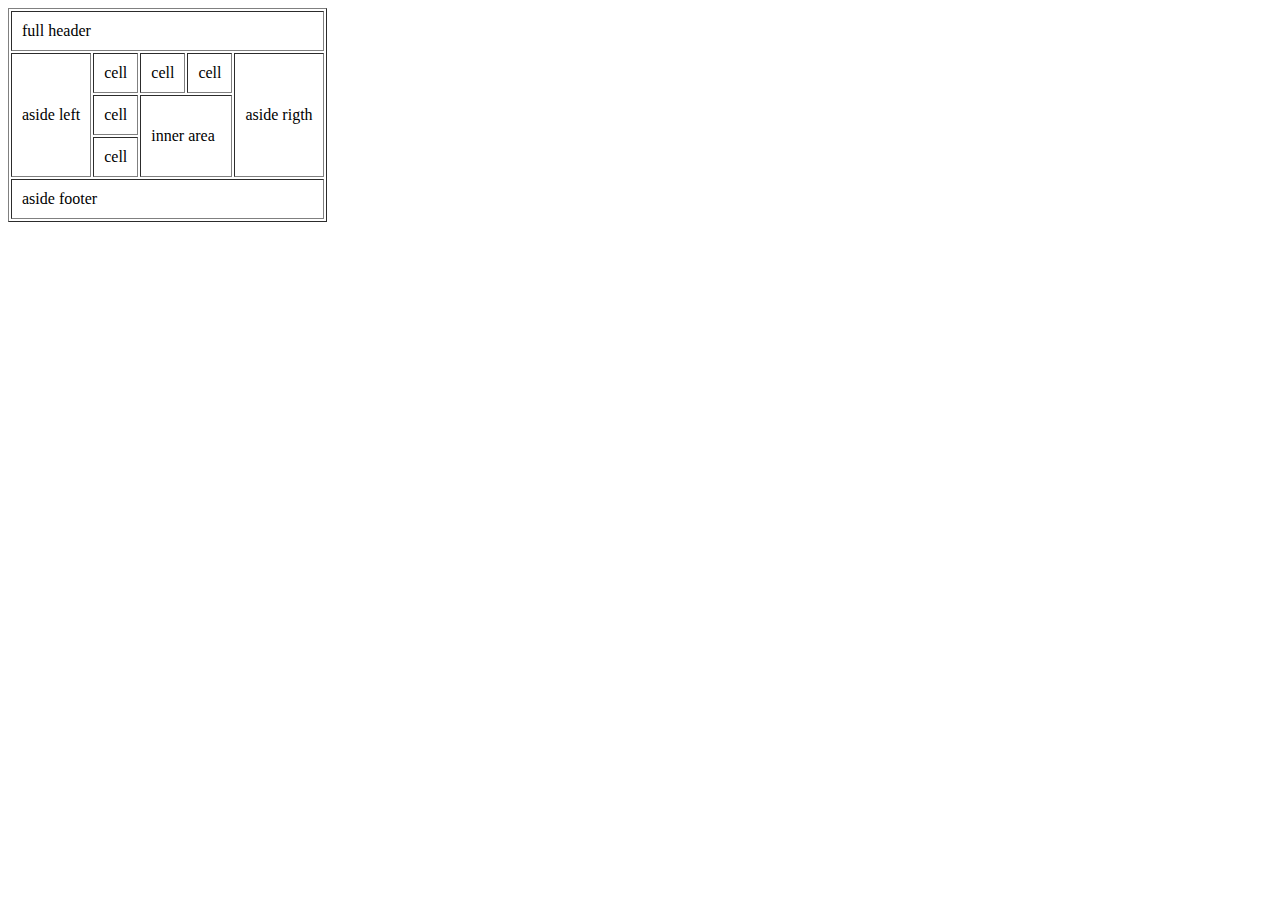
<file: reto-02-tabla.html>
<!DOCTYPE html>
<html>
<head>
    <title>Reto 02</title>
</head>
<body>
    <table BORDER CELLPADDING=10 >                              
        <tbody>
            <tr>                
                <td colspan = 5 >full header</td>
            </tr>               
            <tr>
                <td rowspan = 3 >aside left</td>
                <td>cell</td>
                <td>cell</td>
                <td>cell</td>
                <td rowspan = 3 >aside rigth</td>
            </tr>
            <tr>
                <td>cell</td>
                <td rowspan = 2 colspan= 2 >inner area</td>
            </tr>
            <tr>
                <td>cell</td>
            </tr>
            <tr>
                <td colspan = 5 >aside footer</td>
            </tr>
        </tbody>
    </table>  
</body>
</html>
</file>
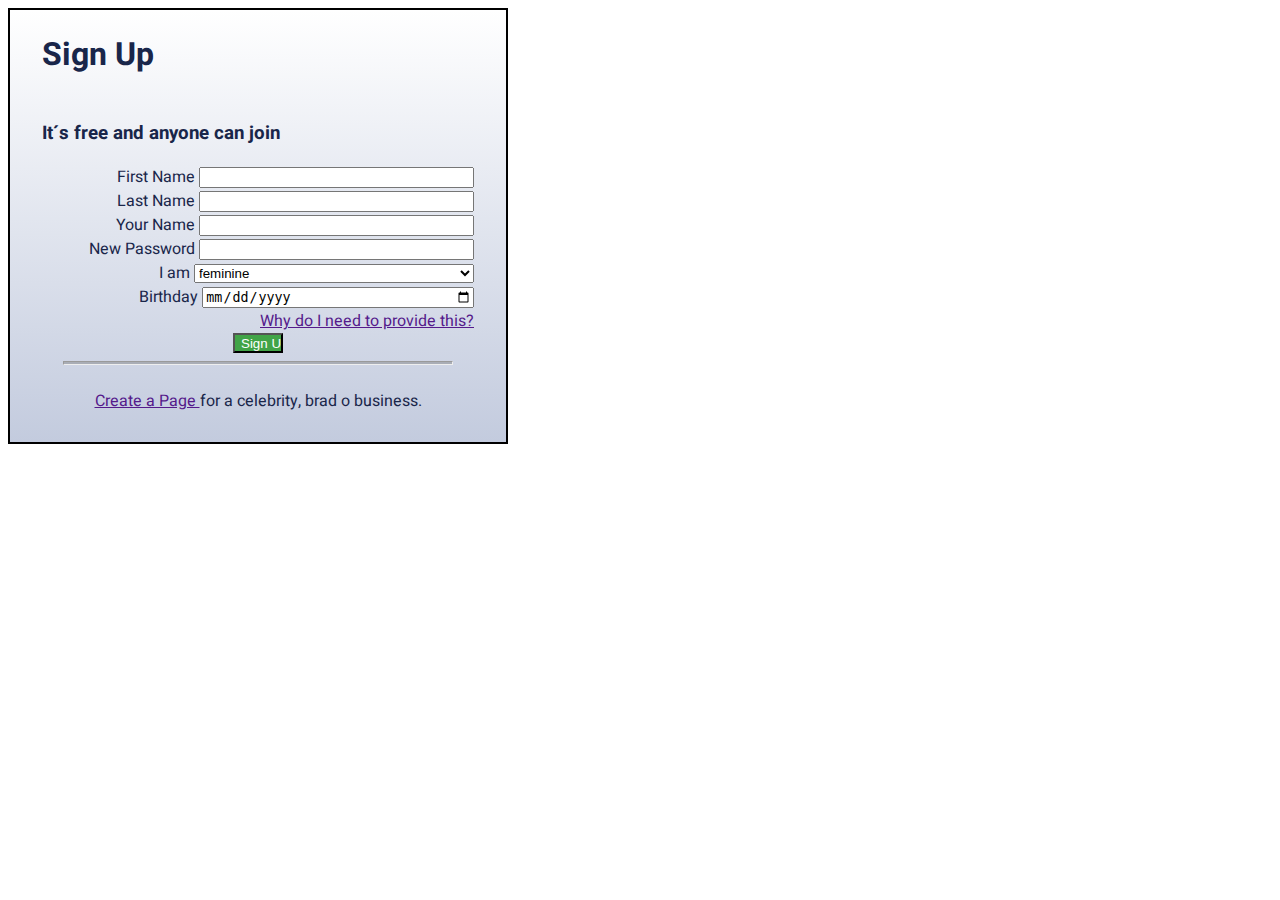
<file: reto-02-form/reto-03-form.html>
<!DOCTYPE html>
<html lang="en">
<head>
    <meta charset="UTF-8">
    <meta http-equiv="X-UA-Compatible" content="IE=edge">
    <meta name="viewport" content="width=device-width, initial-scale=1.0">
    <link rel="preconnect" href="https://fonts.googleapis.com">
    <link rel="preconnect" href="https://fonts.gstatic.com" crossorigin>
    <link href="https://fonts.googleapis.com/css2?family=Heebo&display=swap" rel="stylesheet">
    <link href="https://fonts.googleapis.com/css2?family=Heebo:wght@700&display=swap" rel="stylesheet">
    <link rel="stylesheet" href="styles.css">
    <title>Document</title>
</head>
<body>
    <div class="main-col" >
        <div class="col-p" >
                <div class="item-1">
                    <h1 >Sign Up</h1>
                    <h3>It´s free and anyone can join</h3>
                </div>
                <div class="item-2">
                    <div>
                        <label for="firstName">First Name</label>
                        <input type="text" name="firstName">
                    </div>
                    <div>
                        <label for="lastName">Last Name</label>
                        <input type="text" name="lastName">
                    </div>
                    <div>
                        <label for="yourName">Your Name</label>
                        <input type="text" name="yourName">
                    </div>
                    <div>
                        <label for="newPasss">New Password</label>
                        <input type="password" name="newPasss">
                    </div>
                    <div>
                        <label for="sex">I am</label>
                        <select  name="sex">
                            <option value="feminine">feminine</option>
                            <option value="male">male</option>
                        </select>
                    </div>
                    <div>
                        <label for="">Birthday</label>
                        <input type="date">
                    </div>
                    <div>
                        <a href="">Why do I need to provide this?</a>
                    </div>
                </div>
                <div class="item-btn">
                    <input type="submit" class="btn" value="Sign Up" >
                    <hr>
                </div>
                <div class="item-btn">
                    <p> <a href="">Create a Page </a>for a celebrity, brad o business.</p>
                </div>
        </div>
        
    </div>
</body>
</html>
</file>
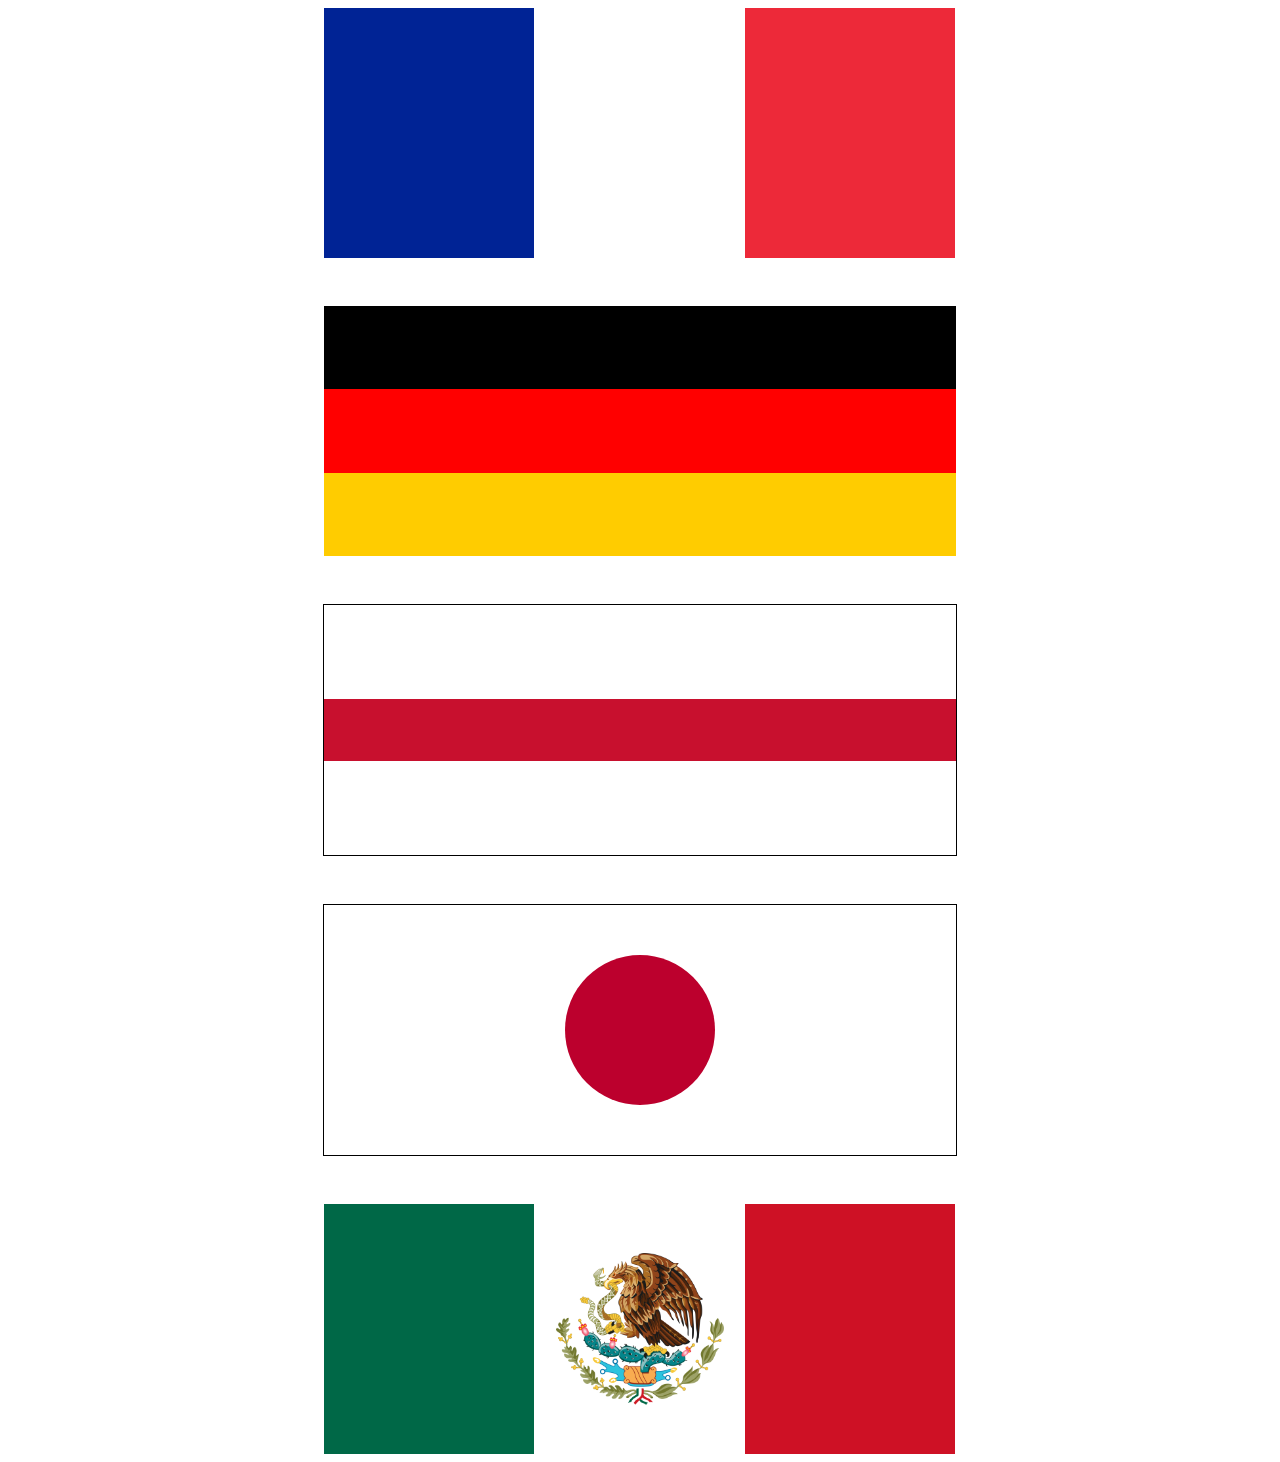
<file: reto-04-flags/reto-04-flags.html>
<!DOCTYPE html>
<html lang="en">
<head>
    <meta charset="UTF-8">
    <meta http-equiv="X-UA-Compatible" content="IE=edge">
    <meta name="viewport" content="width=device-width, initial-scale=1.0">
    <link rel="stylesheet" href="styles.css">
    <title>Flags</title>
</head>
<body>
    <div class='main-flex' >
        <!--Francia-->
        <div class="france">
            <div class="blue" ></div>
            <div class="white" ></div>
            <div class="red" ></div>
        </div>
        <!--Germany-->
        <div class="germany">
            <div class="germany-black" ></div>
            <div class="germany-red" ></div>
            <div class="germany-yellow" ></div>
        </div>
        <!--England-->
        <div class="england">
            <div class="england-red-v" >
                <div class="england-red-h" ></div>
            </div>
        </div>
        <!--Japan-->
        <div class="japan">
            <div class="japan-c" ></div>
        </div>
        <!--México-->
        <div class="mexico">
            <div class="mx-green" ></div>
            <div class="mx-white" >
                <img src="img/escudo-mx.png" alt="escudoMexico" >
            </div>
            <div class="mx-red" ></div>
        </div>
    </div>
</body>
</html>
</file>
<file: styles.css>
body{
    background-color: #1c1c1c;
    color: white;
    font-family: 'Dongle', sans-serif;
}

.col-main{
    display: flex;
    flex-direction: column;
    flex-wrap: wrap;
    justify-content: center;
}

.btn{
    display: flex;
    text-decoration: none;  /* Quintamos el color azul del link*/
    font-size: 30px;         /* Es el groso de la letras*/
    font-weight: bold;
    color: white;
    border-radius: 15px;
    background-color:#1c1c1c ;
    border: 2px solid #eb520bde;
    padding: 10px;
}

.btn:hover{
    color: #eb520bde ;
    font-weight: bold;
    font-size: 32px;
    border: 1px solid #eb520bde; 
   
}

.btn-03{
    display: flex;
    text-decoration: none;  /* Quintamos el color azul del link*/
    font-size: 30px;         /* Es el groso de la letras*/
    font-weight: bold;
    color: white;
    border-radius: 15px;
    background-color:#1c1c1c ;
    border: 2px solid #43cee0de;
    padding: 10px;
}

.btn-03:hover{
    color: #43cee0de ;
    font-weight: bold;
    font-size: 32px;
    border: 1px solid #43cee0de; 
}

.btn-04{
    display: flex;
    text-decoration: none;  /* Quintamos el color azul del link*/
    font-size: 30px;         /* Es el groso de la letras*/
    font-weight: bold;
    color: white;
    border-radius: 15px;
    background-color:#1c1c1c ;
    border: 2px solid #e70bd5de;
    padding: 10px;
}

.btn-04:hover{
    color: #e70bd5de ;
    font-weight: bold;
    font-size: 32px;
    border: 1px solid #e70bd5de;    
}

.row-btn {
    display: flex;
    flex-wrap: wrap;
    justify-content: space-around;
    align-content: space-around;
  
}

.logo{
    display: flex;
    justify-content: flex-start;
}

.titulo-p{
    display: flex;
    flex-direction: column;
    justify-content: flex-start;
    align-items: center;
    margin-top: 1em;
    font-size: 35px;
    height: 100px;
}

.alto{
    height: 20px;
}

.footer{
    position: fixed;  
    bottom: 0px;  
    width: 100%;
    height: 50px;  
    background-color: rgba(255, 255, 255, 0.877);  
    color: #4a4a4bcc;  
    text-align: center; 
    text-decoration: none;text-decoration: none;
}

hr{
    margin-top: 15px;
    width: 30%;
    border: 1px solid white;
}

.nav{
    display: flex;
    /*justify-content: space-between;*/
    flex-wrap: wrap;
    width: 100%;
}

.main-title{
    display: flex;
    justify-content: flex-end;
    width: 50%;
    font-size: 20px;
}
</file>
<file: reto-05-nft/styles.css>
/* 
## Colors

### Primary

- Soft blue: hsl(215, 51%, 70%)
- Cyan: hsl(178, 100%, 50%)

### Neutral

- Very dark blue (main BG): hsl(217, 54%, 11%)
- Very dark blue (card BG): hsl(216, 50%, 16%)
- Very dark blue (line): hsl(215, 32%, 27%)
- White: hsl(0, 0%, 100%)

## Typography

### Body Copy

- Font size (paragraph): 18px

### Font

- Family: [Outfit](https://fonts.google.com/specimen/Outfit)
*/

body{
   
    color: white;
    font-family: 'Outfit', sans-serif;
}

.main-col{
    position:fixed;
    top:0;
    bottom:0;
    left:0;
    right: 0;
    display:flex;
    justify-content: center;
    align-items: center;
    background-color: hsl(217, 54%, 11%) ;
}

.col{
    display: flex;
    flex-direction: column;
    width: 20%;
    padding: 30px;
    background-color: hsl(216, 50%, 16%);
    border-radius: 20px;
}

.col-img{
    display: flex;
    justify-content: center;
    
}
img{
    width: 100%;
    border-radius: 15px;
}
.col-text{
    display: flex;
    flex-direction: column;
}

.col-titulo{
    font-weight: 500;
    font-size: 21px;
}

.col-date{
    display: flex;
    width: 100%;
    justify-content: space-between;
    
}

.col-date-1{
    display: flex;
}

.col-date-2{
    display: flex;
}

hr{
    border-width: 1px;
    width: 100%;
    background-color: hsl(215, 32%, 27%);
    color: hsl(215, 32%, 27%);
    margin-bottom: 20px;
}

div div div div p {
    font-size: 18px;
    font-weight: 100;
}

.p-color{
    color: rgb(0,255,248);
    font-weight: 500;
}

.col-perfil{
    width: 100%;
    display: flex;
    justify-content: space-evenly;
}
.img-avatar{
    width: 15%;
    border: 1px solid white;
    border-radius: 50%;
}

.p-avatar{
    font-size: 15px;
}
</file>
<file: reto-07-google/styles.css>
body{
    color: #d7dce2 ;
}


.main-header{
    display: flex;
    justify-content: space-between;
    align-items: center;
    padding: 6px;
    width: 100%;
    border: 1px solid white;
}


.header-izq{
    display: flex;
    width: 280px;
    justify-content: space-around;
    align-items: center;
}
.item-1{
    font-size: 14px;
}

.header-der-1{
    display: flex;
}


a {
    text-decoration:none;
    color: #1f1f1f;
}

.btn-head{
    background-color: rgb(0, 117, 232);
    color: white;
    font-size: 14px;
    border: none;
    padding: 10px;
    border-radius: 5px;
    width: 80px;
    height: 13px;
    text-align: center;
}
</file>
<file: reto-09-DevTo/styles.css>
body{
    color: #d7dce2 ;
    font-family: sans-serif;
    background-color: rgba(245, 245, 245, 0.96);
}

p{
    font-size: 11px;
}

a{
    text-decoration: underline;
    color: #3B49DF;
}

a:hover{
    color: #3B49DF;
}

.main-header{
    display: flex;
    justify-content: space-between;
    align-items: center;
    padding-top: 6px;
    padding-bottom: 6px;
    padding-left: 4%;
    padding-right: 4%;
    width: 100%;
    border: 1px solid white;
    background-color: white;
}

.logo{
    width: 4%;
}

.logo-img{
    width: 100%;
    min-width: 57px;
}

.cuadroSearch{
    display: flex ;
    flex-direction: row;
    align-items: center;
    width: 37%;
}

.espacio{
    display: flex;
    width: 39%;
}

.login{
    display: flex;
    justify-content: center;
    padding: 6px 11px;
    width: 6%;
 
}

.login:hover{
    background-color:rgba(170, 172, 216, 0.249);
    border-radius: 6px;
}

.createAccount{
    display: flex;
    width: 12%;
}

.itemSearch{
    width: 100%;
    padding-left: 4%;
}


.search{  
    width: 100%;
    height: 27px;
    margin-left: 1em;
    border: 1px solid gray;
    border-radius: 4px;
}

.header-izq{
    display: flex;
    width: 280px;
    justify-content: space-around;
    align-items: center;
}
.item-1{
    font-size: 11px;
}

.header-der-1{
    display: flex;
}

a {
    text-decoration:none;
    color: #1f1f1f;
}

.btn-head{
    display: flex;
    justify-content: center;
    border: 1px solid #3B49DF;
    border-radius: 8px;
    padding-top: 5px;
    padding-bottom: 5px;
    padding-left: 9px;
    padding-right: 9px;
    color: #3B49DF;
    font-size: 11px;
    cursor: pointer;
}

.btn-head:hover{
    background-color: #3B49DF;
    color: white;
    text-decoration: underline;
}

.lupa{
    margin-left: -25px;
    border-radius: 4px;
    cursor: pointer;
    padding: 0px 5.5px;
}

.lupa:hover{

    background-color: rgba(170, 172, 216, 0.249);
    padding-left: 25 px;
}

/*--- Empieza el cuerpo ---*/

.conteiner{
    display: flex;
    justify-content: center ;
    align-items: flex-start;
    width: 100%;
    /*border: 1px solid black;*/
    margin-top: 14px;
}

.columna1{
    display: flex;
    flex-direction: column;
    /*background-color: black;*/
    width: 17%;
    height: 100%;
    /*border: 1px solid black;*/
    margin-right: 1.5%;
}

.columna2{
    display: flex;
    flex-direction: column;
    width: 48%;
    height: 100%;
    border: 1px solid black;
}

.columna3{
    display: flex;
    flex-direction: column;
    background-color: black;
    display: flex;
    width: 24%;
    height: 100%;
    border: 1px solid black;
    margin-left: 1.5%;
}

/*  Item 1 col 1*/
.community{
    background-color: white;
    color: black;
    padding: 10px;
    border: 1px solid #e0e0e0;
    border-radius: 6px;
}

.colorsito {
    color: #3B49DF;
}

.titulos{
    color: #242424;
    font-size: 14px;
    font-weight: bold;
}

.communityP{
    color: #575757;
}

.botonCommunity{
    display: flex;
    justify-content: center;
    border: 1px solid #3B49DF;
    border-radius: 6px;
    padding: 4.5px 10px;
    cursor: pointer;
}

.botonCommunity:hover {
    background-color: #3B49DF;
    color: white;
    text-decoration: underline;
}

.logInCommunity{
    display: flex;
    justify-content: center;
    color: #404040;
    padding: 5.5px 11px;
    margin-top: 2px;
    cursor: pointer;
}

.logInCommunity:hover{
    color: #3B49DF;
    text-decoration: underline;
    background-color: rgba(170, 172, 216, 0.249);
    border-radius: 6px;
}

/*Lista de categorías*/

.listaCategorias{
    list-style:none;
}

.itemLista{
    margin-left: -20px;
    padding: 5.5px 11px;
    text-decoration: none !important ;
}

.itemLista:hover{
    color: red !important;
    border-radius: 6px ;
    text-decoration:underline;
    background-color: rgba(170, 172, 216, 0.249);
    cursor: pointer;
}
/*  Redes Sociales*/ 

.redesSociales{
    display: flex;
    flex-direction: row;
    justify-content: space-around;
}

.itemRedSocial{
    padding: 4px 4px;
}

.itemRedSocial:hover{
    background-color: rgba(170, 172, 216, 0.249);
    border-radius: 4px;
}

.itemRedSocialColor{
    color: #3B49DF;
}

/*Scrol del los hashtag*/

.tag{
    padding-top: 5.5px;
    padding-bottom: 5.5px;
}

.scrol{
    height: 200px;

    overflow-y: scroll;
}

.mensajes{
    height: auto;
}

.fondoHash{
    color: #404040 ;
    padding: 5.5px 11px;
}

.fondoHash:hover{
    background-color:rgba(170, 172, 216, 0.249);
    border-radius: 4px;
    
}

/*Foto de la shop*/
.shop{
    display: flex;
    flex-direction: column;
    justify-content: center;
    background-color: white;
    border-radius: 6px;
    margin-top:20px ;
    padding: 10px;
    border: 1px solid #e0e0e0;
}
.shopFoto{
    width: 100%;
    border-radius: 6px;
}

.foto{
    width: 100%;
    border-radius: 6px;
}

.linkShop{
    padding-bottom: 10px;
    padding-top: 30px;
}
/*Columna final*/

.columnaFin{
    display: flex;
    flex-direction: column;
    color: #404040;
    background-color: white;
    border-radius: 6px;
    padding: 10px;
    margin-top: 10px;
    border: 1px solid #e0e0e0;
}

@media (max-width: 744px){
    .itemSearch{
        padding-left: 15%;
    }
}
</file>
<file: reto-10-jobs/styles.css>
.bg-verde {
  background-color: #539d99;
}

body {
  background-color: #eef9fa;
}

.card {
  background-color: white;
  border-left: 10px solid #539d99;
}

.tagSkill {
  color: #6ca3a1;
  background-color: #edf6f6;
}

.tagSkill:hover {
  background-color: #539d99;
}

.new {
  background-color: #539d99;
}

.font-color {
  color: #539d99;
  font-weight: 700;
}



/*# sourceMappingURL=styles.css.map */
</file>
<file: reto-02-form/styles.css>
.col-p{
    display: flex;
    flex-direction: column;
    border: 2px solid black;
    width: 27em;
    height: 27em;
    background: linear-gradient(0deg, rgb(195, 203, 222), white);
    padding-left: 2em;
    padding-right: 2em;
}

.main-col{
    font-family: 'Heebo', sans-serif;
    color: rgb(25, 38, 74);
}

.btn{
    background-color: rgb(65,164,71);
    color: white;
    width: 50px;
    height: 20px;
}

div div div h1,h3 {
    font-weight: 700;
}

div div div div input, select{
    width: 20em;
} 

div div div div select{
    width: 21em;
} 

.item-1{
    display: flex;
    flex-direction: column;
    align-items: flex-start;
}

.item-2{
    display: flex;
    flex-direction: column;
    align-items: flex-end;
}

.item-btn{
    display: flex;
    flex-direction: column;
    align-items: center;
}

hr {
    background-color: rgb(169, 173, 182);
    height: 0.1em;
    /*margin-left: 0%;*/
    width: 90%;
  }
</file>
<file: reto-04-flags/styles.css>
.main-flex{
    display: flex;
    flex-direction: column;
    justify-content: center;
    align-items: center;
}
/* Bandera de Francia */
.france{
    display: flex;
    width: 50%;
    height: 250px;
}

.blue{
    width: 33.3%;
    height: 250px;
    background-color: #002395;
}

.white{
    width: 33.3%;
    height: 250px;
}

.red{
    width: 33.3%;
    height: 250px;
    background-color: #ED2939;
}
/* Bandera de Alemania */
.germany{
    display: flex;
    flex-direction: column;
    width: 50%;
    height: 250px;
    margin-top: 3em;
}
.germany-black{
    width: 100%;
    height: 33.33%;
    background-color: black;
}

.germany-red{
    width: 100%;
    height: 33.33%;
    background-color: #FF0000;
}

.germany-yellow{
    width: 100%;
    height: 33.33%;
    background-color: #FFCC00;
}
/*Bandera de Inglaterra*/
.england{
    display: flex;
    flex-direction: row;
    align-items: center;
    justify-content: center;
    width: 50%;
    height: 250px;
    margin-top: 3em;
    border: 1px solid black;
}
.england-red-v{
    display: flex;
    flex-direction: row;
    align-items: center;
    justify-content: center;
    width: 100%;
    height: 62px;
    background-color: rgb(200, 16, 46) ; 
}

.england-red-h{
    width: 250px;
    height: 100%;
    background-color: rgb(200, 16, 46) ;
}

/*Bandera de Japon*/

.japan{
    display: flex;
    flex-direction: column;
    align-items: center;
    justify-content: center;
    width: 50%;
    height: 250px;
    margin-top: 3em;
    border: 1px solid black;
}
.japan-c{
    width: 150px;
    height: 150px;
    border-radius: 50%;
    background-color: rgb(188,0,45) ;
}

/*Bandera de México*/

.mexico{
    display: flex;
    width: 50%;
    height: 250px;
    margin-top: 3em;
}

.mx-green{
    width: 33.3%;
    height: 250px;
    background-color: #006847;
}

.mx-white{
    display: flex;
    flex-direction: column;
    justify-content: center ;
    align-items: center;
    width: 33.3%;
    height: 250px;
}

.mx-white img{
    width: 80%;
}

.mx-red{
    width: 33.3%;
    height: 250px;
    background-color: #CE1125;
}
</file>
